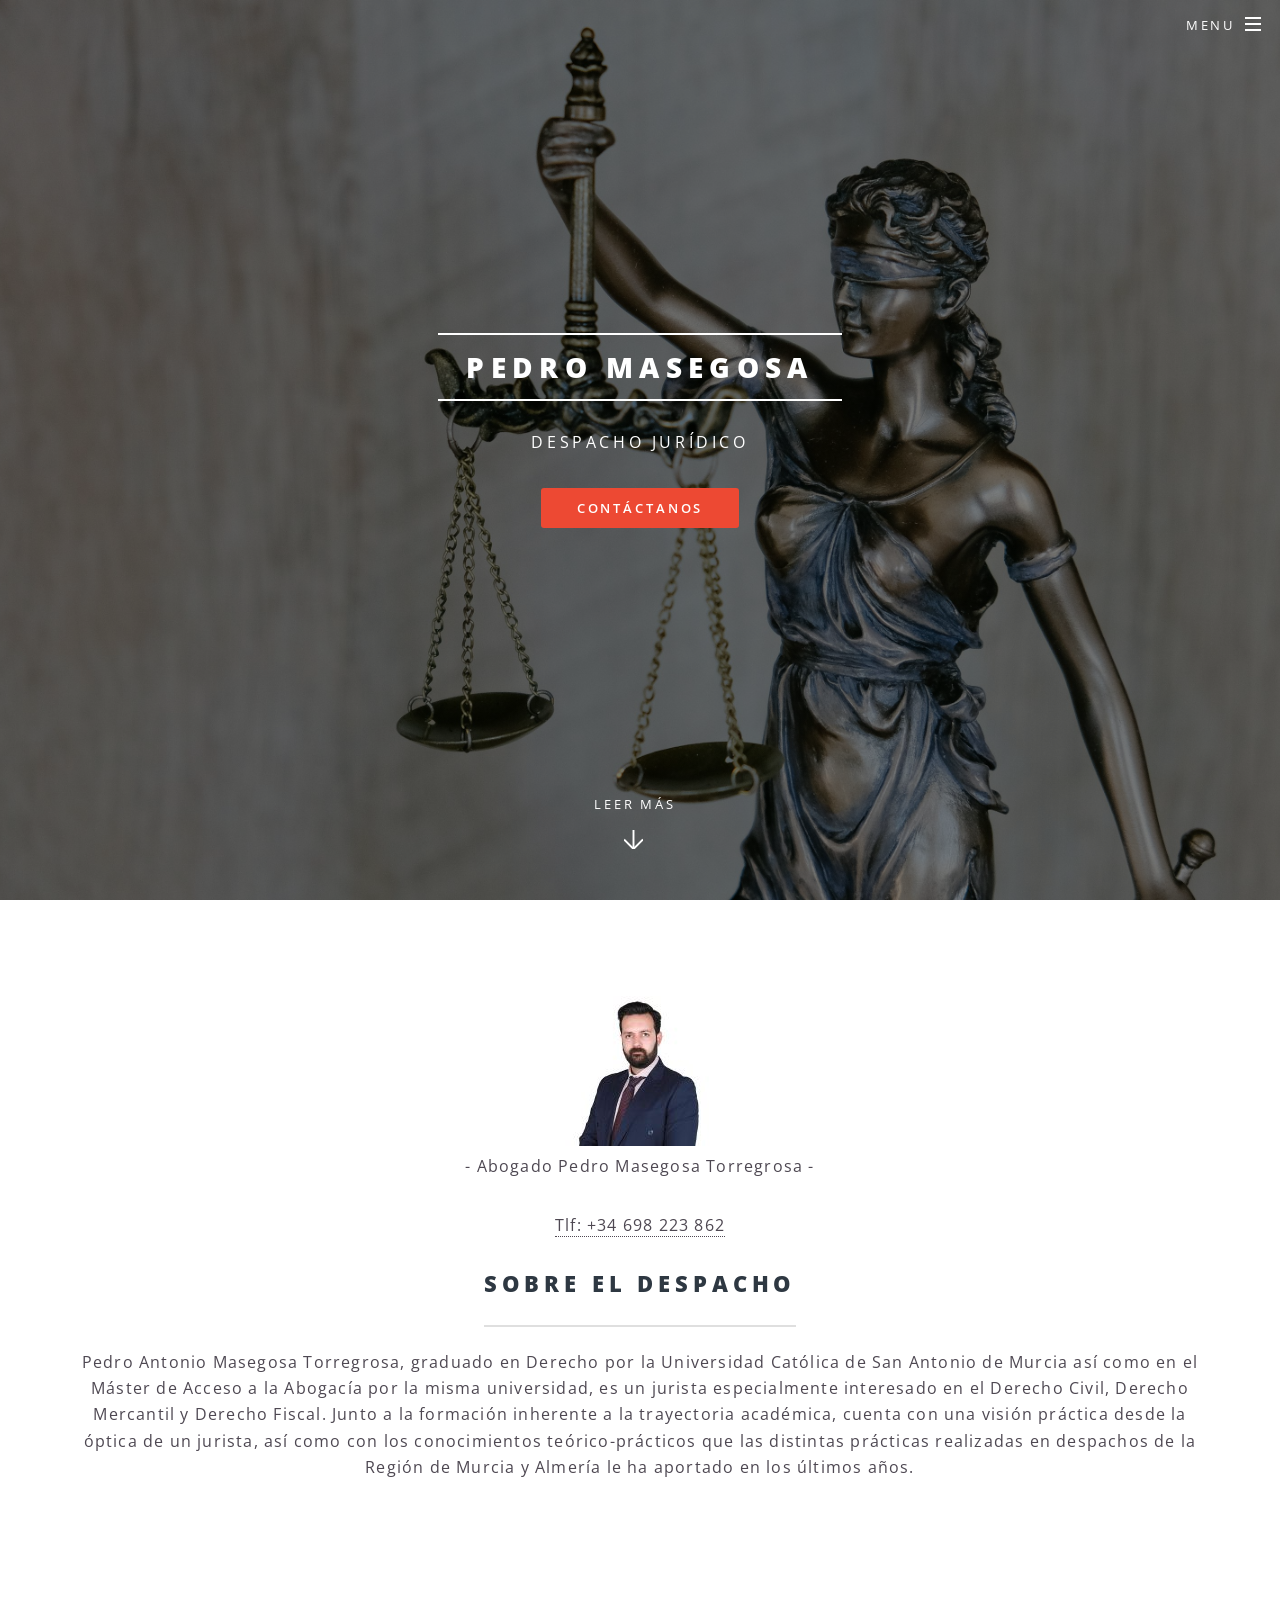
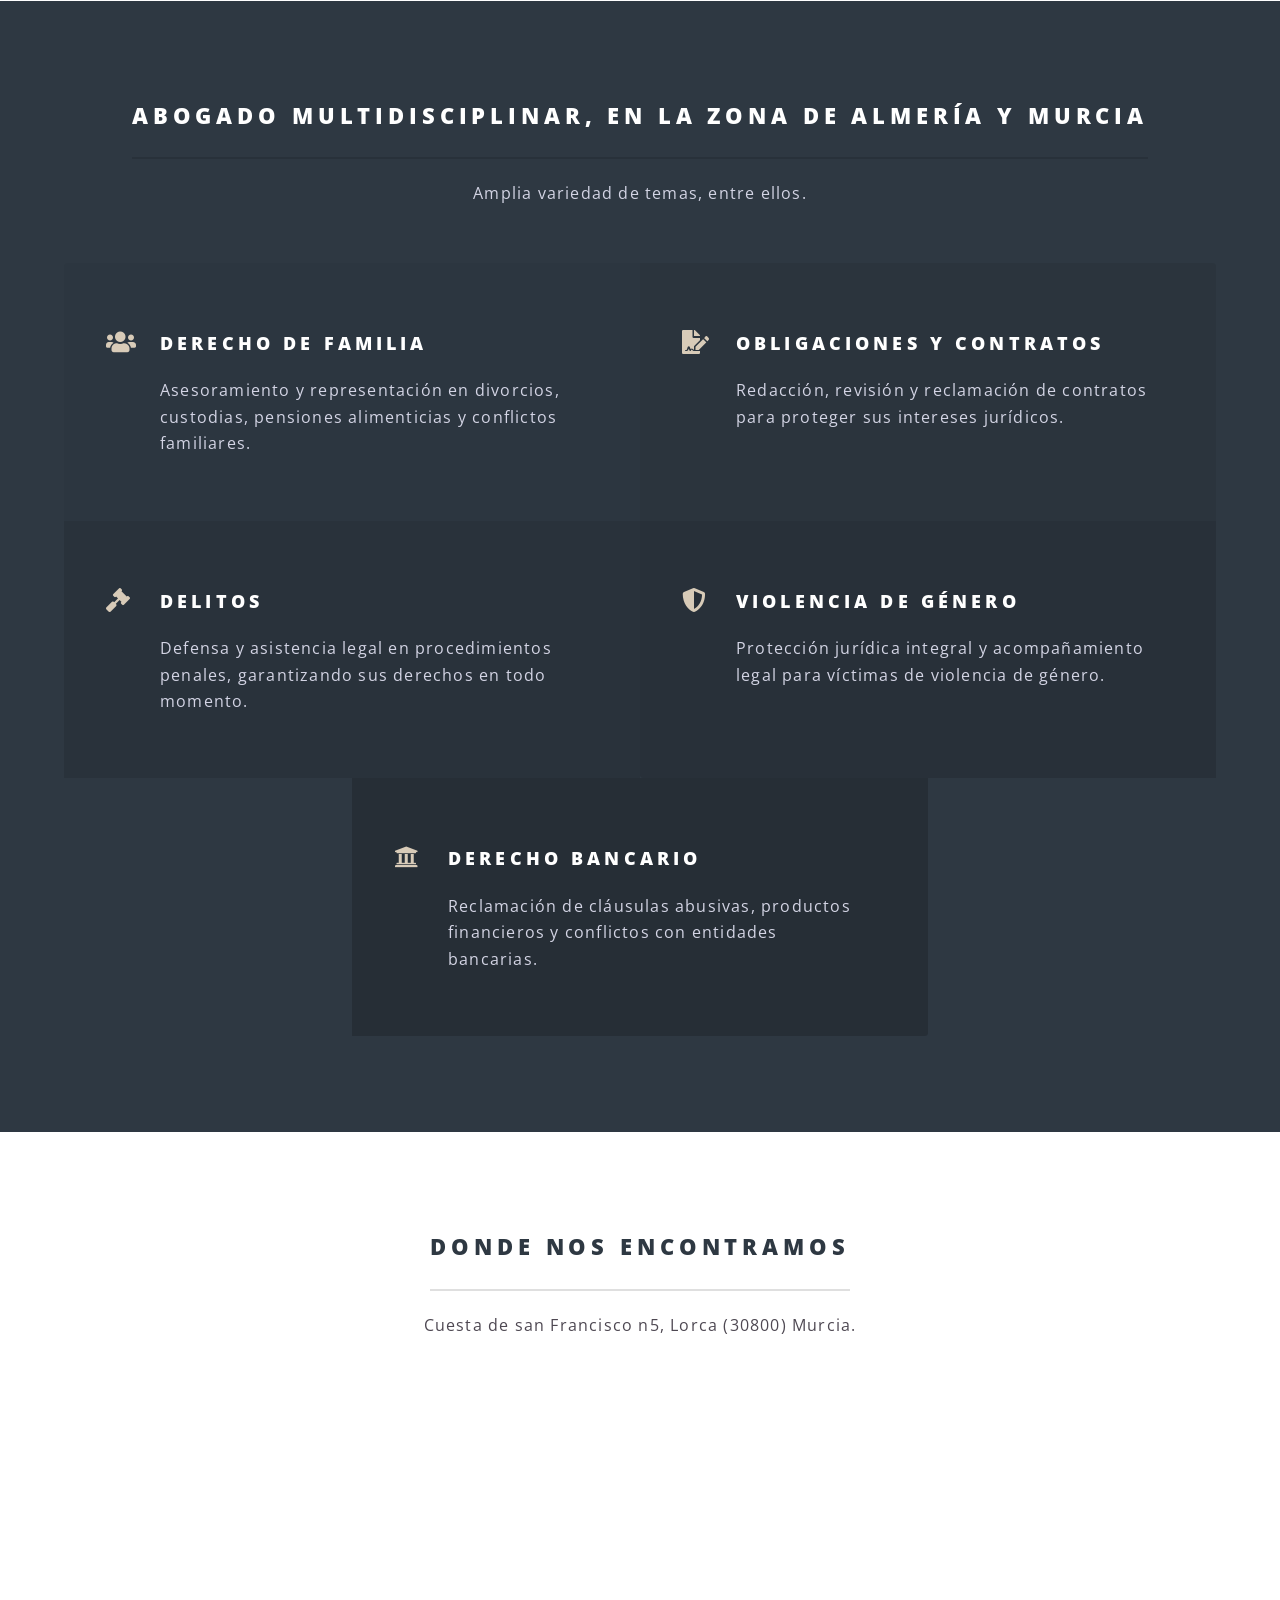
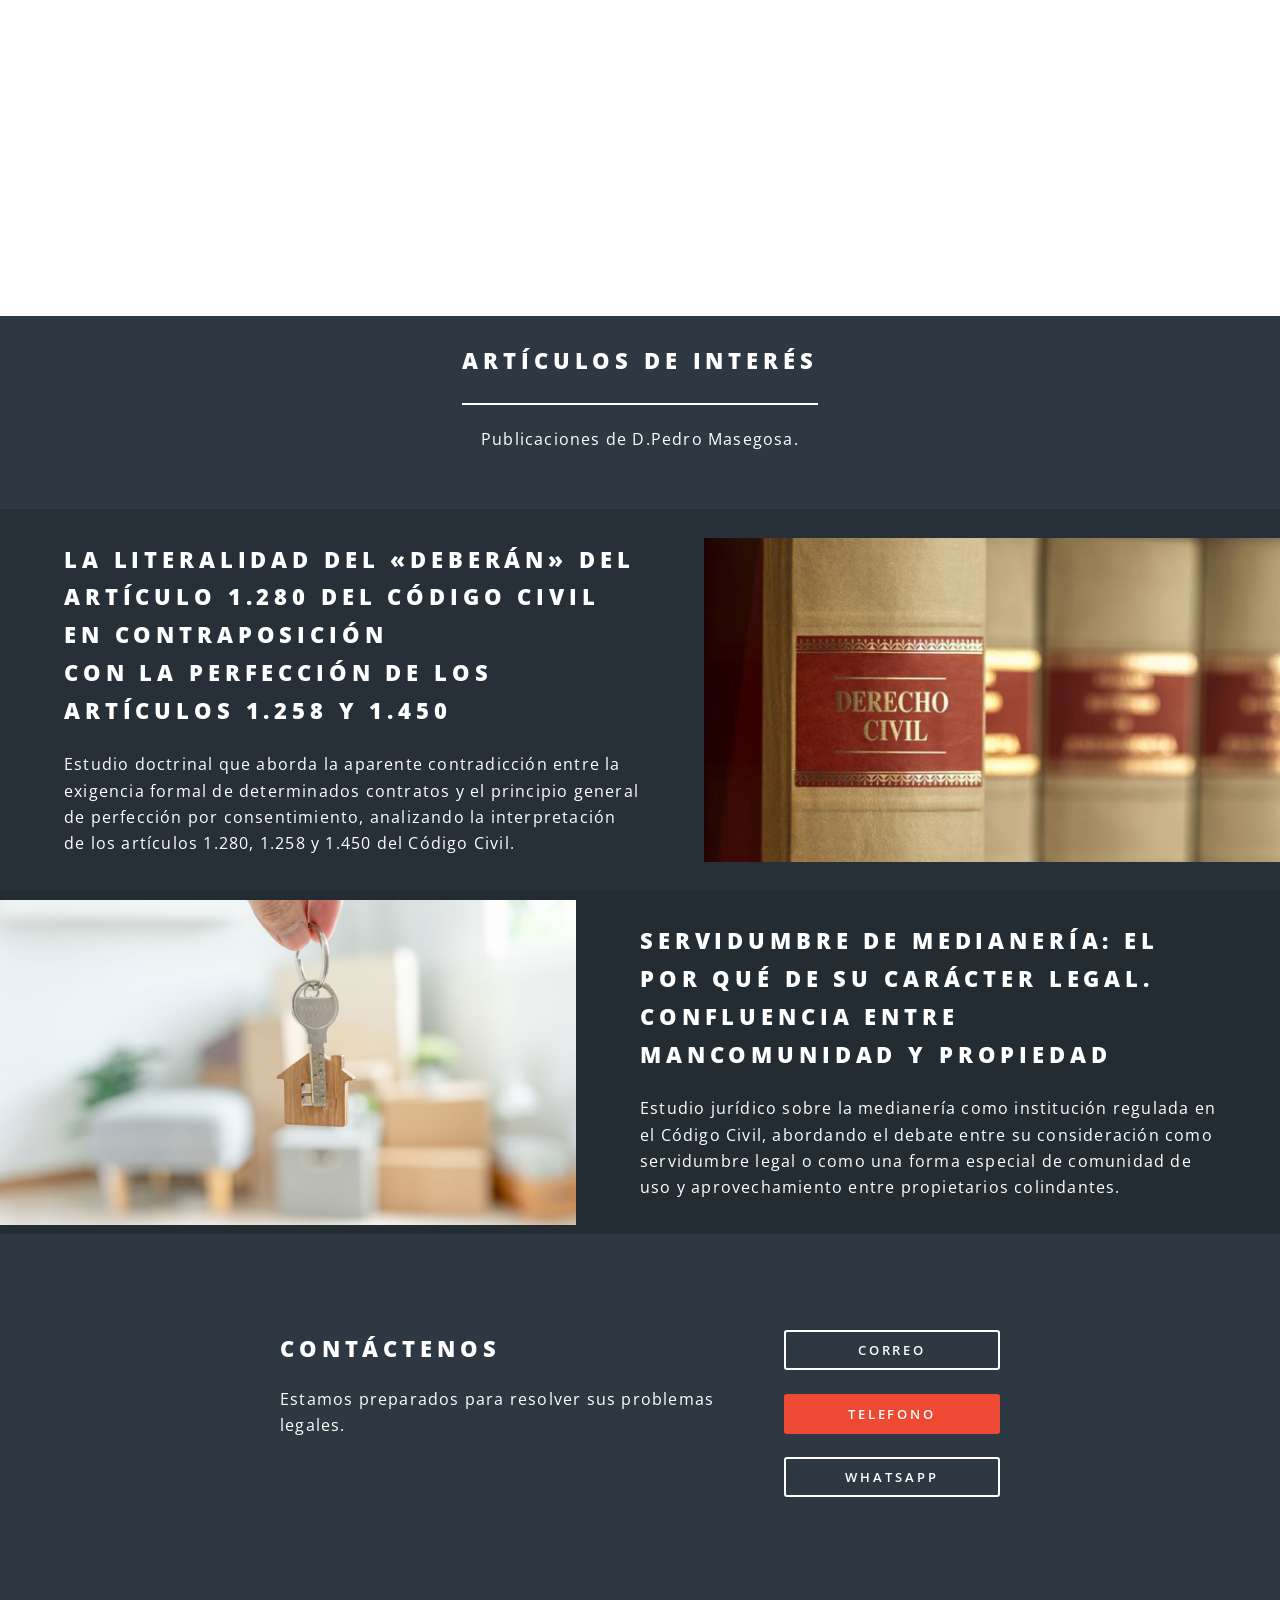
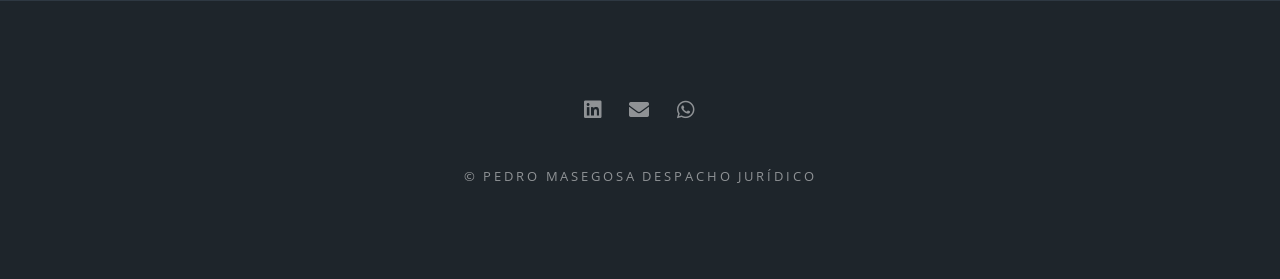
<file: WebPedroMasegosa/index.html>
<!DOCTYPE HTML>
<!--
	Spectral by HTML5 UP
	html5up.net | @ajlkn
	Free for personal and commercial use under the CCA 3.0 license (html5up.net/license)
-->
<html>

<head>
	<title>Pedro Masegosa Abogado</title>
	<meta charset="utf-8" />
	<meta name="viewport" content="width=device-width, initial-scale=1, user-scalable=no" />
	<link rel="stylesheet" href="assets/css/main.css" />
	<noscript>
		<link rel="stylesheet" href="assets/css/noscript.css" />
	</noscript>
</head>

<body class="landing is-preload">

	<!-- Page Wrapper -->
	<div id="page-wrapper">

		<!-- Header -->
		<header id="header" class="alt">
			<h1>
				<a href="index.html" class="logo">
					<img src="images/logo1.png" alt="Pedro Masegosa - Despacho Jurídico" />
				</a>
			</h1>
			<nav id="nav">
				<ul>
					<li class="special">
						<a href="#menu" class="menuToggle"><span>Menu</span></a>
						<div id="menu">
							<ul>
								<li><a href="index.html" class="scrolly">Inicio</a></li>
								<li><a href="#one" class="scrolly">Sobre el despacho</a></li>
								<li><a href="#three" class="scrolly">Servicios</a></li>
								<li><a href="#ubicacion" class="scrolly">Ubicación</a></li>
								<li><a href="#two" class="scrolly">Artículos</a></li>
								<li><a href="#cta" class="scrolly">Contacto</a></li>
							</ul>
						</div>
					</li>
				</ul>
			</nav>
		</header>

		<!-- Banner -->
		<section id="banner">
			<div class="inner">
				<h2>Pedro Masegosa</h2>
				<p>Despacho Jurídico</p>
				<ul class="actions special">
					<li><a href="#cta" class="button primary scrolly">Contáctanos</a></li>
				</ul>
			</div>
			<a href="#one" class="more scrolly">LEER MÁS</a>
		</section>

		<!-- One -->
		<section id="one" class="wrapper style5 special">
			<div class="inner">
				<div class="image"><img src="images/pedro.jpg" alt="" /></div>
				<p>- Abogado Pedro Masegosa Torregrosa -</p>
				<h8>
					<a href="tel:+34698223862">Tlf: +34 698 223 862</a>
				</h8>
			</div>
			<br>
			<div class="inner">
				<header class="major">
					<h2>Sobre el despacho</h2>
					<p>Pedro Antonio Masegosa Torregrosa, graduado en Derecho por la Universidad Católica de San Antonio
						de Murcia así como en el Máster de Acceso a la Abogacía por la misma universidad, es un jurista
						especialmente interesado en el Derecho Civil, Derecho Mercantil y Derecho Fiscal.
						Junto a la formación inherente a la trayectoria académica, cuenta con una visión práctica desde
						la óptica de un jurista, así como con los conocimientos teórico-prácticos que las distintas
						prácticas realizadas en despachos de la Región de Murcia y Almería le ha aportado en los últimos
						años.<br />
				</header>

			</div>

		</section>



		<!-- Three -->
		<section id="three" class="wrapper style3 special">
			<div class="inner">
				<header class="major">
					<h2>Abogado multidisciplinar, en la zona de Almería y Murcia</h2>
					<p>Amplia variedad de temas, entre ellos.</p>
				</header>
				<ul class="features">
					<li class="icon solid fa-users">
						<h3>Derecho de Familia</h3>
						<p>Asesoramiento y representación en divorcios, custodias, pensiones alimenticias y conflictos
							familiares.</p>
					</li>
					<li class="icon solid fa-file-signature">
						<h3>Obligaciones y contratos</h3>
						<p>Redacción, revisión y reclamación de contratos para proteger sus intereses jurídicos.</p>
					</li>
					<li class="icon solid fa-gavel">
						<h3>Delitos</h3>
						<p>Defensa y asistencia legal en procedimientos penales, garantizando sus derechos en todo
							momento.</p>
					</li>
					<li class="icon solid fa-shield-alt">
						<h3>Violencia de género</h3>
						<p>Protección jurídica integral y acompañamiento legal para víctimas de violencia de género.</p>
					</li>
					<li class="icon solid fa-university">
						<h3>Derecho Bancario</h3>
						<p>Reclamación de cláusulas abusivas, productos financieros y conflictos con entidades
							bancarias.</p>
					</li>

				</ul>
			</div>
		</section>

		<!-- Mapa -->
		<section id="ubicacion" class="wrapper style5 special">

			<div class="inner">
				<header class="major">
					<h2>Donde nos encontramos</h2>
					<p>Cuesta de san Francisco n5, Lorca (30800) Murcia.<br />
				</header>


				<iframe src="https://www.google.com/maps?q=Cuesta+de+San+Francisco+5,+30800+Lorca,+Murcia&output=embed"
					width="100%" height="450" style="border:0;" allowfullscreen="" loading="lazy"
					referrerpolicy="no-referrer-when-downgrade">
				</iframe>
			</div>

		</section>

		<!-- Two -->
		<section id="two" class="wrapper alt style2">
			<div class="inner">
				<br>
				<header class="major centrado">
					<h2>Artículos de interés</h2>
					<p>Publicaciones de D.Pedro Masegosa.<br /></p>
				</header>
			</div>
			<section class="spotlight">
				<div class="image"><a
						href="https://www.economistjurist.es/articulos-juridicos-destacados/la-literalidad-del-deberan-del-articulo-1-280-del-codigo-civil-en-contraposicion-con-la-perfeccion-de-los-articulos-1-258-y-1-450/"
						target="_blank" rel="noopener noreferrer">
						<img src="images/art1.png" alt="Artículo jurídico de Pedro Masegosa" />
					</a></div>
				<div class="content">
					<a href="https://www.economistjurist.es/articulos-juridicos-destacados/la-literalidad-del-deberan-del-articulo-1-280-del-codigo-civil-en-contraposicion-con-la-perfeccion-de-los-articulos-1-258-y-1-450/"
						target="_blank" rel="noopener noreferrer">
						<h2>La literalidad del «deberán» del artículo 1.280 del Código Civil en contraposición<br />
							con la perfección de los artículos 1.258 y 1.450<br />
						</h2>
						<p>Estudio doctrinal que aborda la aparente contradicción entre la exigencia formal de
							determinados contratos y el principio general de perfección por consentimiento, analizando
							la interpretación de los artículos 1.280, 1.258 y 1.450 del Código Civil.</p>
					</a>

				</div>
			</section>
			<section class="spotlight">
				<div class="image"><a
						href="https://www.legaltoday.com/practica-juridica/derecho-civil/civil/servidumbre-de-medianeria-el-por-que-de-su-caracter-legal-confluencia-entre-mancomunidad-y-propiedad-2023-03-24/"
						target="_blank" rel="noopener noreferrer">
						<img src="images/art2.jpg" alt="Artículo jurídico de Pedro Masegosa" />
					</a></div>
				<div class="content">
					<a href="https://www.legaltoday.com/practica-juridica/derecho-civil/civil/servidumbre-de-medianeria-el-por-que-de-su-caracter-legal-confluencia-entre-mancomunidad-y-propiedad-2023-03-24/"
						target="_blank" rel="noopener noreferrer">
						<h2>Servidumbre de medianería: el por qué de su carácter legal.<br />
							Confluencia entre mancomunidad y propiedad<br />
						</h2>
						<p>Estudio jurídico sobre la medianería como institución regulada en el Código Civil, abordando
							el debate entre su consideración como servidumbre legal o como una forma especial de
							comunidad de uso y aprovechamiento entre propietarios colindantes.</p>
					</a>

				</div>
			</section>

		</section>

		<!-- CTA -->
		<section id="cta" class="wrapper style4">
			<div class="inner">
				<header>
					<h2>Contáctenos</h2>
					<p>Estamos preparados para resolver sus problemas legales.</p>
				</header>
				<ul class="actions stacked">
					<li><a href="mailto:mailto:pedroo97mt@hotmail.com" class="button fit">Correo</a></li>
					<li><a href="tel:+34698223862" class="button fit primary">Telefono</a></li>
					<li><a href="https://wa.me/34698223862" class="button fit"><span class="label">WhatsApp</span></a>
					</li>
				</ul>
			</div>
		</section>

		<!-- Footer -->
		<footer id="footer">
			<ul class="icons">
				<li><a href="https://es.linkedin.com/in/pedro-antonio-masegosa-torregrosa-b6b642181"
						class="icon brands fa-linkedin"><span class="label">Twitter</span></a></li>
				<li><a href="mailto:mailto:pedroo97mt@hotmail.com" class="icon solid fa-envelope"><span
							class="label">Email</span></a></li>
				<li><a href="https://wa.me/34698223862" class="icon brands fa-whatsapp"><span
							class="label">WhatsApp</span></a></li>
			</ul>
			<ul class="copyright">
				<li>&copy; Pedro Masegosa Despacho Jurídico</li>

			</ul>
		</footer>

	</div>

	<!-- Scripts -->
	<script src="assets/js/jquery.min.js"></script>
	<script src="assets/js/jquery.scrollex.min.js"></script>
	<script src="assets/js/jquery.scrolly.min.js"></script>
	<script src="assets/js/browser.min.js"></script>
	<script src="assets/js/breakpoints.min.js"></script>
	<script src="assets/js/util.js"></script>
	<script src="assets/js/main.js"></script>

</body>

</html>
</file>
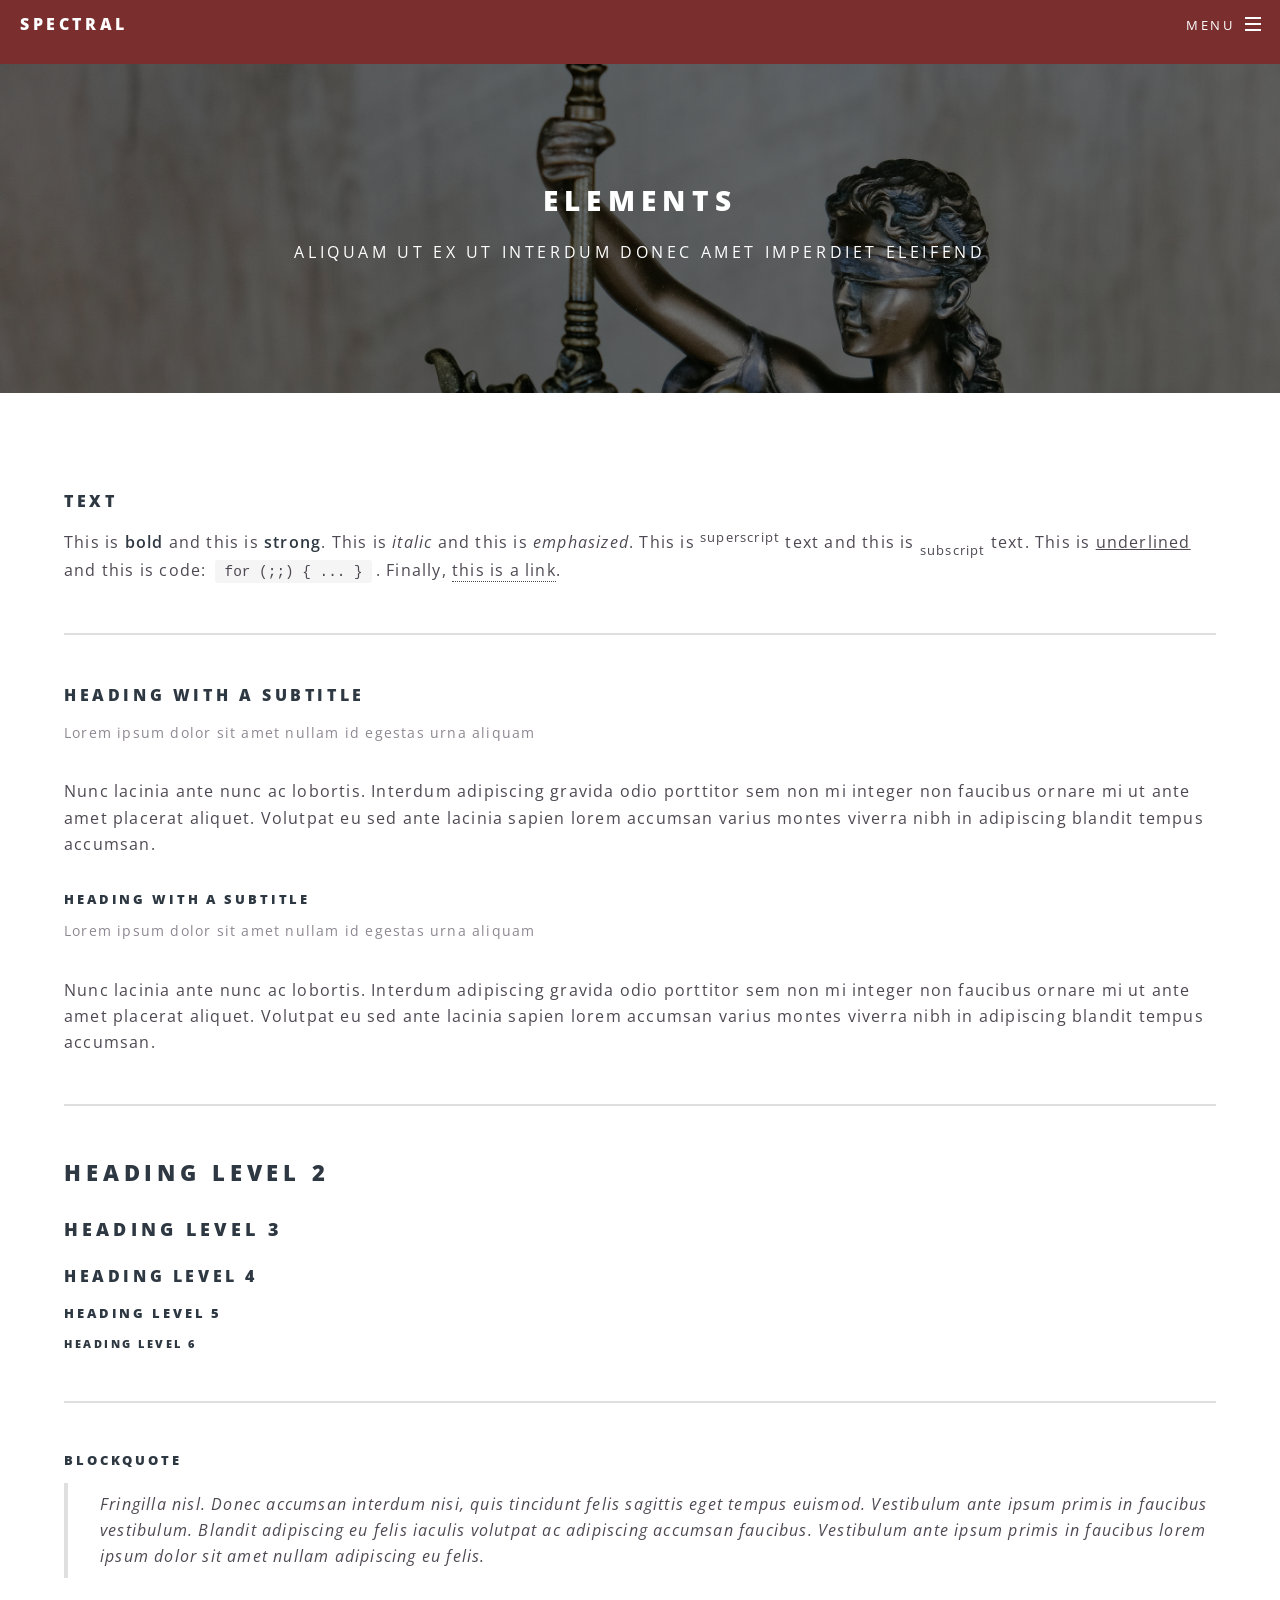
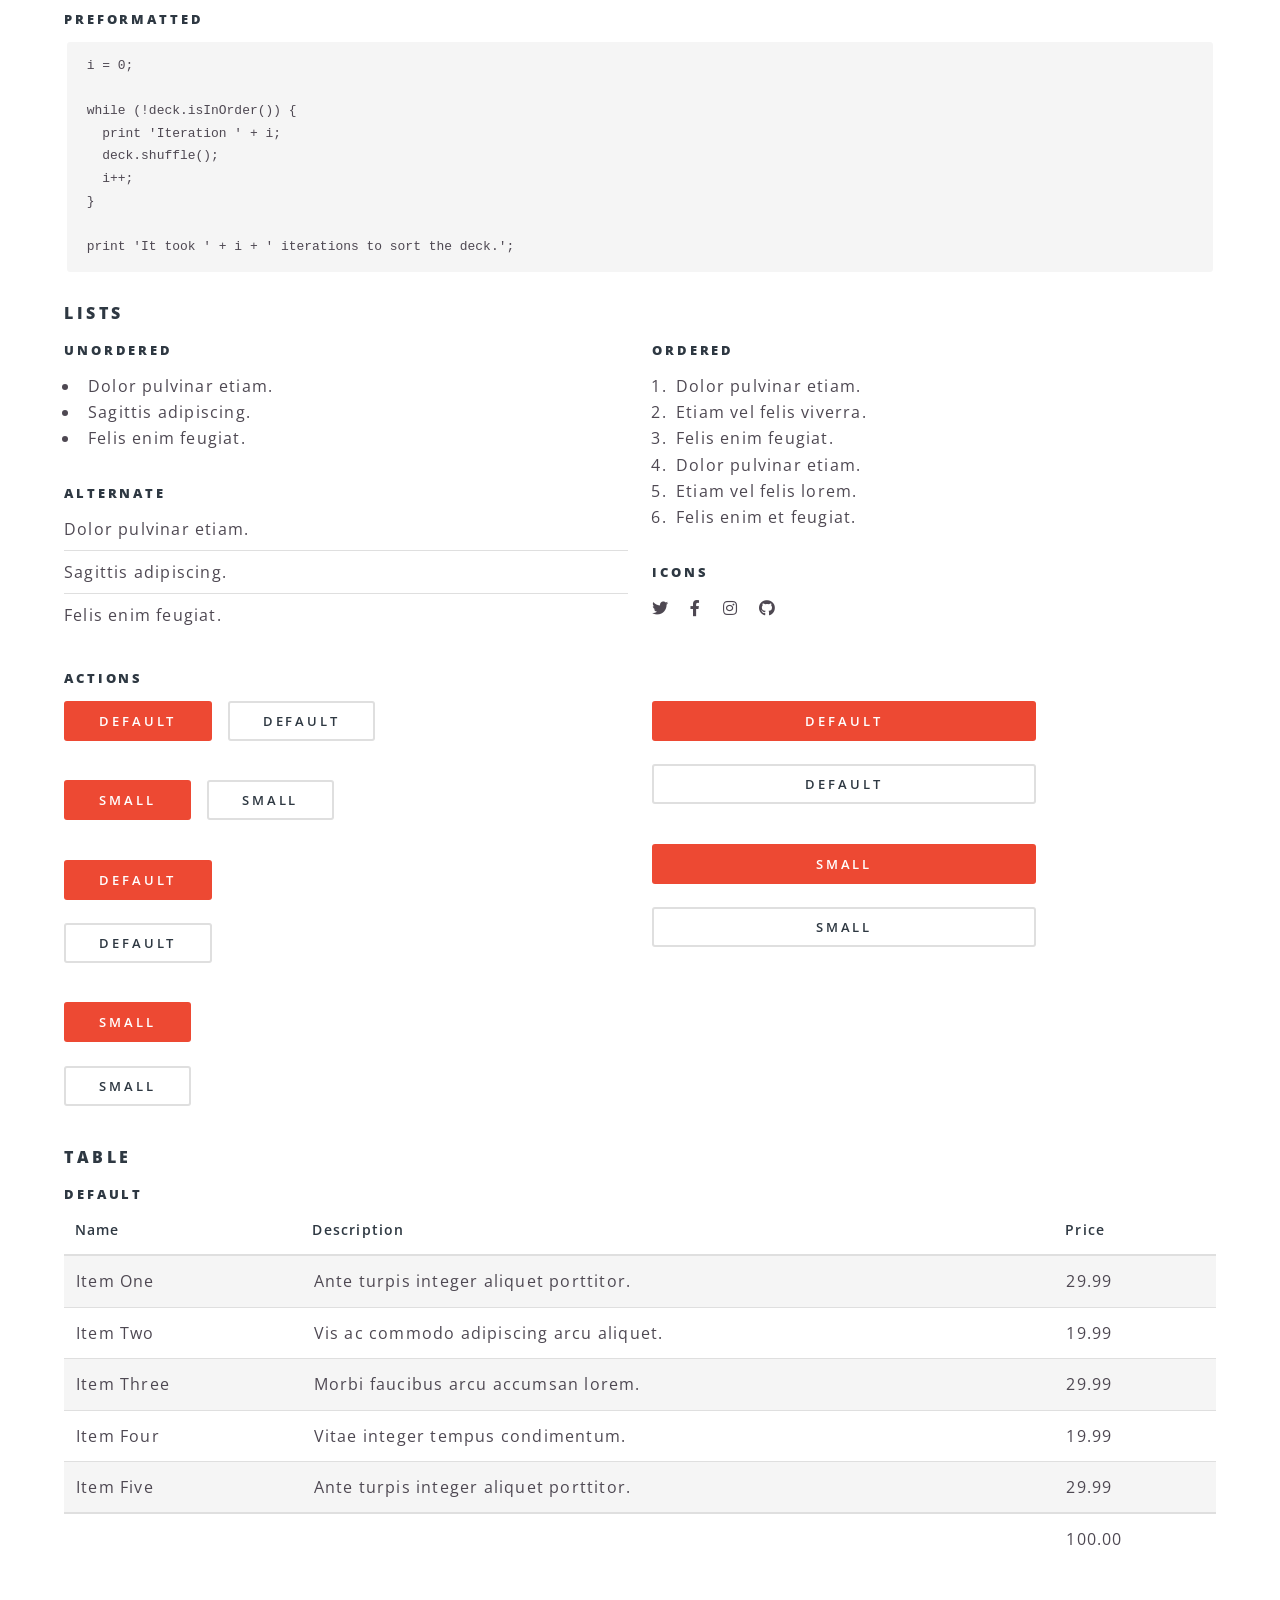
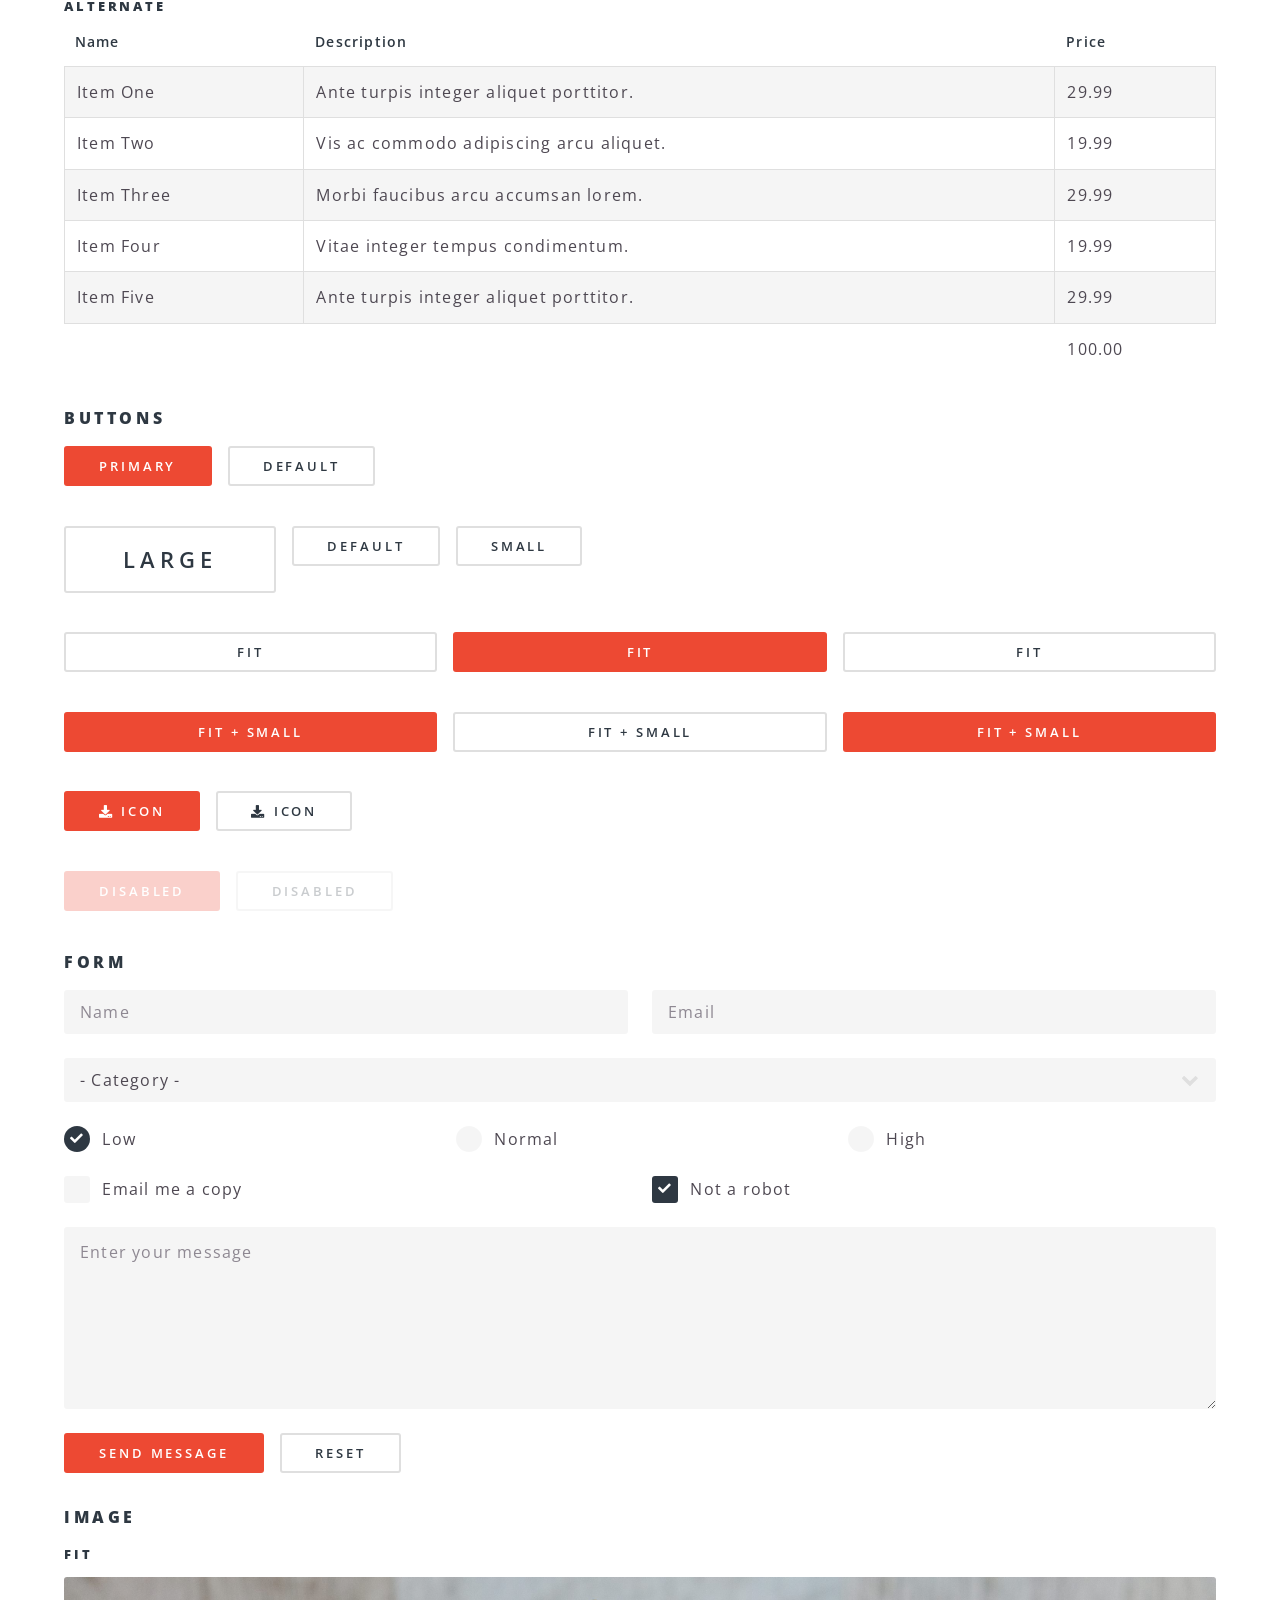
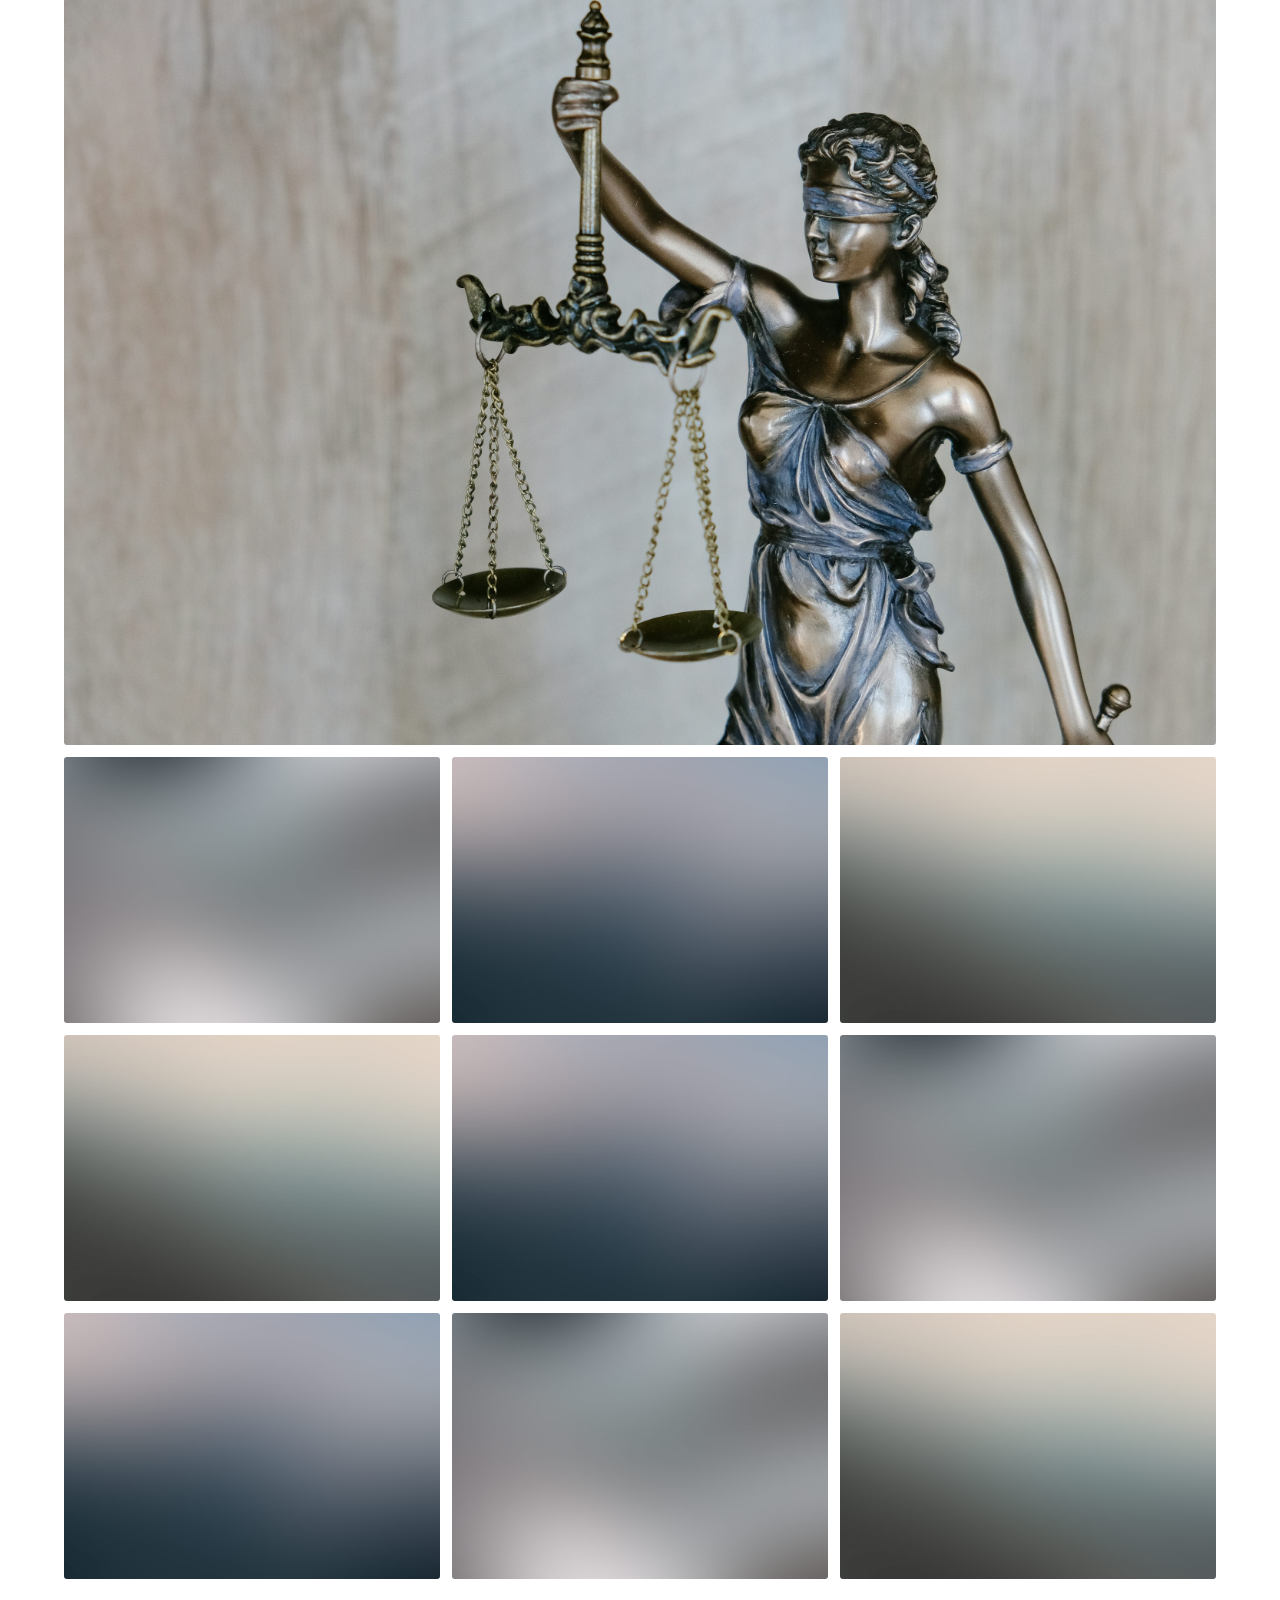
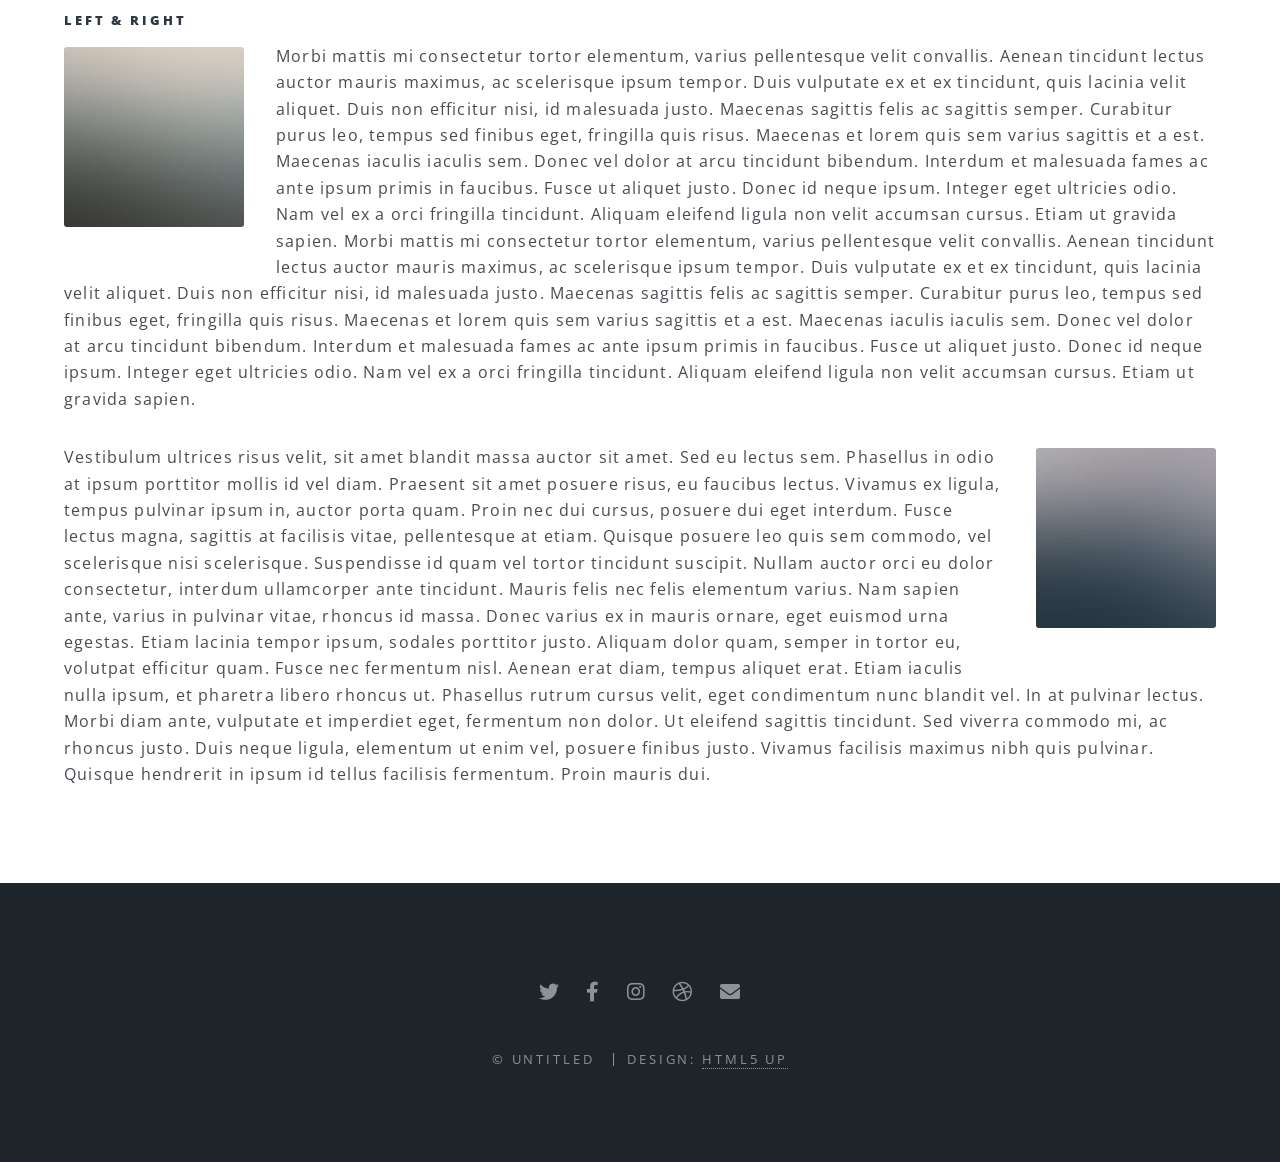
<file: WebPedroMasegosa/elements.html>
<!DOCTYPE HTML>
<!--
	Spectral by HTML5 UP
	html5up.net | @ajlkn
	Free for personal and commercial use under the CCA 3.0 license (html5up.net/license)
-->
<html>

<head>
	<title>Elements - Spectral by HTML5 UP</title>
	<meta charset="utf-8" />
	<meta name="viewport" content="width=device-width, initial-scale=1, user-scalable=no" />
	<link rel="stylesheet" href="assets/css/main.css" />
	<noscript>
		<link rel="stylesheet" href="assets/css/noscript.css" />
	</noscript>
</head>

<body class="is-preload">

	<!-- Page Wrapper -->
	<div id="page-wrapper">

		<!-- Header -->
		<header id="header">
			<h1><a href="index.html">Spectral</a></h1>
			<nav id="nav">
				<ul>
					<li class="special">
						<a href="#menu" class="menuToggle"><span>Menu</span></a>
						<div id="menu">
							<ul>
								<li><a href="index.html">Home</a></li>
								<li><a href="generic.html">Generic</a></li>
								<li><a href="elements.html">Elements</a></li>
								<li><a href="#">Sign Up</a></li>
								<li><a href="#">Log In</a></li>
							</ul>
						</div>
					</li>
				</ul>
			</nav>
		</header>

		<!-- Main -->
		<article id="main">
			<header>
				<h2>Elements</h2>
				<p>Aliquam ut ex ut interdum donec amet imperdiet eleifend</p>
			</header>
			<section class="wrapper style5">
				<div class="inner">

					<section>
						<h4>Text</h4>
						<p>This is <b>bold</b> and this is <strong>strong</strong>. This is <i>italic</i> and this is
							<em>emphasized</em>.
							This is <sup>superscript</sup> text and this is <sub>subscript</sub> text.
							This is <u>underlined</u> and this is code: <code>for (;;) { ... }</code>. Finally, <a
								href="#">this is a link</a>.</p>
						<hr />
						<header>
							<h4>Heading with a Subtitle</h4>
							<p>Lorem ipsum dolor sit amet nullam id egestas urna aliquam</p>
						</header>
						<p>Nunc lacinia ante nunc ac lobortis. Interdum adipiscing gravida odio porttitor sem non mi
							integer non faucibus ornare mi ut ante amet placerat aliquet. Volutpat eu sed ante lacinia
							sapien lorem accumsan varius montes viverra nibh in adipiscing blandit tempus accumsan.</p>
						<header>
							<h5>Heading with a Subtitle</h5>
							<p>Lorem ipsum dolor sit amet nullam id egestas urna aliquam</p>
						</header>
						<p>Nunc lacinia ante nunc ac lobortis. Interdum adipiscing gravida odio porttitor sem non mi
							integer non faucibus ornare mi ut ante amet placerat aliquet. Volutpat eu sed ante lacinia
							sapien lorem accumsan varius montes viverra nibh in adipiscing blandit tempus accumsan.</p>
						<hr />
						<h2>Heading Level 2</h2>
						<h3>Heading Level 3</h3>
						<h4>Heading Level 4</h4>
						<h5>Heading Level 5</h5>
						<h6>Heading Level 6</h6>
						<hr />
						<h5>Blockquote</h5>
						<blockquote>Fringilla nisl. Donec accumsan interdum nisi, quis tincidunt felis sagittis eget
							tempus euismod. Vestibulum ante ipsum primis in faucibus vestibulum. Blandit adipiscing eu
							felis iaculis volutpat ac adipiscing accumsan faucibus. Vestibulum ante ipsum primis in
							faucibus lorem ipsum dolor sit amet nullam adipiscing eu felis.</blockquote>
						<h5>Preformatted</h5>
						<pre><code>i = 0;

while (!deck.isInOrder()) {
  print 'Iteration ' + i;
  deck.shuffle();
  i++;
}

print 'It took ' + i + ' iterations to sort the deck.';</code></pre>
					</section>

					<section>
						<h4>Lists</h4>
						<div class="row">
							<div class="col-6 col-12-medium">
								<h5>Unordered</h5>
								<ul>
									<li>Dolor pulvinar etiam.</li>
									<li>Sagittis adipiscing.</li>
									<li>Felis enim feugiat.</li>
								</ul>
								<h5>Alternate</h5>
								<ul class="alt">
									<li>Dolor pulvinar etiam.</li>
									<li>Sagittis adipiscing.</li>
									<li>Felis enim feugiat.</li>
								</ul>
							</div>
							<div class="col-6 col-12-medium">
								<h5>Ordered</h5>
								<ol>
									<li>Dolor pulvinar etiam.</li>
									<li>Etiam vel felis viverra.</li>
									<li>Felis enim feugiat.</li>
									<li>Dolor pulvinar etiam.</li>
									<li>Etiam vel felis lorem.</li>
									<li>Felis enim et feugiat.</li>
								</ol>
								<h5>Icons</h5>
								<ul class="icons">
									<li><a href="#" class="icon brands fa-twitter"><span
												class="label">Twitter</span></a></li>
									<li><a href="#" class="icon brands fa-facebook-f"><span
												class="label">Facebook</span></a></li>
									<li><a href="#" class="icon brands fa-instagram"><span
												class="label">Instagram</span></a></li>
									<li><a href="#" class="icon brands fa-github"><span class="label">Github</span></a>
									</li>
								</ul>
							</div>
						</div>
						<h5>Actions</h5>
						<div class="row">
							<div class="col-6 col-12-medium">
								<ul class="actions">
									<li><a href="#" class="button primary">Default</a></li>
									<li><a href="#" class="button">Default</a></li>
								</ul>
								<ul class="actions small">
									<li><a href="#" class="button primary small">Small</a></li>
									<li><a href="#" class="button small">Small</a></li>
								</ul>
								<ul class="actions stacked">
									<li><a href="#" class="button primary">Default</a></li>
									<li><a href="#" class="button">Default</a></li>
								</ul>
								<ul class="actions stacked">
									<li><a href="#" class="button primary small">Small</a></li>
									<li><a href="#" class="button small">Small</a></li>
								</ul>
							</div>
							<div class="col-6 col-12-medium">
								<ul class="actions stacked">
									<li><a href="#" class="button primary fit">Default</a></li>
									<li><a href="#" class="button fit">Default</a></li>
								</ul>
								<ul class="actions stacked">
									<li><a href="#" class="button primary small fit">Small</a></li>
									<li><a href="#" class="button small fit">Small</a></li>
								</ul>
							</div>
						</div>
					</section>

					<section>
						<h4>Table</h4>
						<h5>Default</h5>
						<div class="table-wrapper">
							<table>
								<thead>
									<tr>
										<th>Name</th>
										<th>Description</th>
										<th>Price</th>
									</tr>
								</thead>
								<tbody>
									<tr>
										<td>Item One</td>
										<td>Ante turpis integer aliquet porttitor.</td>
										<td>29.99</td>
									</tr>
									<tr>
										<td>Item Two</td>
										<td>Vis ac commodo adipiscing arcu aliquet.</td>
										<td>19.99</td>
									</tr>
									<tr>
										<td>Item Three</td>
										<td> Morbi faucibus arcu accumsan lorem.</td>
										<td>29.99</td>
									</tr>
									<tr>
										<td>Item Four</td>
										<td>Vitae integer tempus condimentum.</td>
										<td>19.99</td>
									</tr>
									<tr>
										<td>Item Five</td>
										<td>Ante turpis integer aliquet porttitor.</td>
										<td>29.99</td>
									</tr>
								</tbody>
								<tfoot>
									<tr>
										<td colspan="2"></td>
										<td>100.00</td>
									</tr>
								</tfoot>
							</table>
						</div>

						<h5>Alternate</h5>
						<div class="table-wrapper">
							<table class="alt">
								<thead>
									<tr>
										<th>Name</th>
										<th>Description</th>
										<th>Price</th>
									</tr>
								</thead>
								<tbody>
									<tr>
										<td>Item One</td>
										<td>Ante turpis integer aliquet porttitor.</td>
										<td>29.99</td>
									</tr>
									<tr>
										<td>Item Two</td>
										<td>Vis ac commodo adipiscing arcu aliquet.</td>
										<td>19.99</td>
									</tr>
									<tr>
										<td>Item Three</td>
										<td> Morbi faucibus arcu accumsan lorem.</td>
										<td>29.99</td>
									</tr>
									<tr>
										<td>Item Four</td>
										<td>Vitae integer tempus condimentum.</td>
										<td>19.99</td>
									</tr>
									<tr>
										<td>Item Five</td>
										<td>Ante turpis integer aliquet porttitor.</td>
										<td>29.99</td>
									</tr>
								</tbody>
								<tfoot>
									<tr>
										<td colspan="2"></td>
										<td>100.00</td>
									</tr>
								</tfoot>
							</table>
						</div>
					</section>

					<section>
						<h4>Buttons</h4>
						<ul class="actions">
							<li><a href="#" class="button primary">Primary</a></li>
							<li><a href="#" class="button">Default</a></li>
						</ul>
						<ul class="actions">
							<li><a href="#" class="button large">Large</a></li>
							<li><a href="#" class="button">Default</a></li>
							<li><a href="#" class="button small">Small</a></li>
						</ul>
						<ul class="actions fit">
							<li><a href="#" class="button fit">Fit</a></li>
							<li><a href="#" class="button primary fit">Fit</a></li>
							<li><a href="#" class="button fit">Fit</a></li>
						</ul>
						<ul class="actions fit small">
							<li><a href="#" class="button primary fit small">Fit + Small</a></li>
							<li><a href="#" class="button fit small">Fit + Small</a></li>
							<li><a href="#" class="button primary fit small">Fit + Small</a></li>
						</ul>
						<ul class="actions">
							<li><a href="#" class="button primary icon solid fa-download">Icon</a></li>
							<li><a href="#" class="button icon solid fa-download">Icon</a></li>
						</ul>
						<ul class="actions">
							<li><span class="button primary disabled">Disabled</span></li>
							<li><span class="button disabled">Disabled</span></li>
						</ul>
					</section>

					<section>
						<h4>Form</h4>
						<form method="post" action="#">
							<div class="row gtr-uniform">
								<div class="col-6 col-12-xsmall">
									<input type="text" name="demo-name" id="demo-name" value="" placeholder="Name" />
								</div>
								<div class="col-6 col-12-xsmall">
									<input type="email" name="demo-email" id="demo-email" value=""
										placeholder="Email" />
								</div>
								<div class="col-12">
									<select name="demo-category" id="demo-category">
										<option value="">- Category -</option>
										<option value="1">Manufacturing</option>
										<option value="1">Shipping</option>
										<option value="1">Administration</option>
										<option value="1">Human Resources</option>
									</select>
								</div>
								<div class="col-4 col-12-small">
									<input type="radio" id="demo-priority-low" name="demo-priority" checked>
									<label for="demo-priority-low">Low</label>
								</div>
								<div class="col-4 col-12-small">
									<input type="radio" id="demo-priority-normal" name="demo-priority">
									<label for="demo-priority-normal">Normal</label>
								</div>
								<div class="col-4 col-12-small">
									<input type="radio" id="demo-priority-high" name="demo-priority">
									<label for="demo-priority-high">High</label>
								</div>
								<div class="col-6 col-12-small">
									<input type="checkbox" id="demo-copy" name="demo-copy">
									<label for="demo-copy">Email me a copy</label>
								</div>
								<div class="col-6 col-12-small">
									<input type="checkbox" id="demo-human" name="demo-human" checked>
									<label for="demo-human">Not a robot</label>
								</div>
								<div class="col-12">
									<textarea name="demo-message" id="demo-message" placeholder="Enter your message"
										rows="6"></textarea>
								</div>
								<div class="col-12">
									<ul class="actions">
										<li><input type="submit" value="Send Message" class="primary" /></li>
										<li><input type="reset" value="Reset" /></li>
									</ul>
								</div>
							</div>
						</form>
					</section>

					<section>
						<h4>Image</h4>
						<h5>Fit</h5>
						<div class="box alt">
							<div class="row gtr-50 gtr-uniform">
								<div class="col-12"><span class="image fit"><img src="images/banner.jpg"
											alt="" /></span></div>
								<div class="col-4"><span class="image fit"><img src="images/pic01.jpg" alt="" /></span>
								</div>
								<div class="col-4"><span class="image fit"><img src="images/pic02.jpg" alt="" /></span>
								</div>
								<div class="col-4"><span class="image fit"><img src="images/pic03.jpg" alt="" /></span>
								</div>
								<div class="col-4"><span class="image fit"><img src="images/pic03.jpg" alt="" /></span>
								</div>
								<div class="col-4"><span class="image fit"><img src="images/pic02.jpg" alt="" /></span>
								</div>
								<div class="col-4"><span class="image fit"><img src="images/pic01.jpg" alt="" /></span>
								</div>
								<div class="col-4"><span class="image fit"><img src="images/pic02.jpg" alt="" /></span>
								</div>
								<div class="col-4"><span class="image fit"><img src="images/pic01.jpg" alt="" /></span>
								</div>
								<div class="col-4"><span class="image fit"><img src="images/pic03.jpg" alt="" /></span>
								</div>
							</div>
						</div>
						<h5>Left &amp; Right</h5>
						<p><span class="image left"><img src="images/pic04.jpg" alt="" /></span>Morbi mattis mi
							consectetur tortor elementum, varius pellentesque velit convallis. Aenean tincidunt lectus
							auctor mauris maximus, ac scelerisque ipsum tempor. Duis vulputate ex et ex tincidunt, quis
							lacinia velit aliquet. Duis non efficitur nisi, id malesuada justo. Maecenas sagittis felis
							ac sagittis semper. Curabitur purus leo, tempus sed finibus eget, fringilla quis risus.
							Maecenas et lorem quis sem varius sagittis et a est. Maecenas iaculis iaculis sem. Donec vel
							dolor at arcu tincidunt bibendum. Interdum et malesuada fames ac ante ipsum primis in
							faucibus. Fusce ut aliquet justo. Donec id neque ipsum. Integer eget ultricies odio. Nam vel
							ex a orci fringilla tincidunt. Aliquam eleifend ligula non velit accumsan cursus. Etiam ut
							gravida sapien. Morbi mattis mi consectetur tortor elementum, varius pellentesque velit
							convallis. Aenean tincidunt lectus auctor mauris maximus, ac scelerisque ipsum tempor. Duis
							vulputate ex et ex tincidunt, quis lacinia velit aliquet. Duis non efficitur nisi, id
							malesuada justo. Maecenas sagittis felis ac sagittis semper. Curabitur purus leo, tempus sed
							finibus eget, fringilla quis risus. Maecenas et lorem quis sem varius sagittis et a est.
							Maecenas iaculis iaculis sem. Donec vel dolor at arcu tincidunt bibendum. Interdum et
							malesuada fames ac ante ipsum primis in faucibus. Fusce ut aliquet justo. Donec id neque
							ipsum. Integer eget ultricies odio. Nam vel ex a orci fringilla tincidunt. Aliquam eleifend
							ligula non velit accumsan cursus. Etiam ut gravida sapien.</p>
						<p><span class="image right"><img src="images/pic05.jpg" alt="" /></span>Vestibulum ultrices
							risus velit, sit amet blandit massa auctor sit amet. Sed eu lectus sem. Phasellus in odio at
							ipsum porttitor mollis id vel diam. Praesent sit amet posuere risus, eu faucibus lectus.
							Vivamus ex ligula, tempus pulvinar ipsum in, auctor porta quam. Proin nec dui cursus,
							posuere dui eget interdum. Fusce lectus magna, sagittis at facilisis vitae, pellentesque at
							etiam. Quisque posuere leo quis sem commodo, vel scelerisque nisi scelerisque. Suspendisse
							id quam vel tortor tincidunt suscipit. Nullam auctor orci eu dolor consectetur, interdum
							ullamcorper ante tincidunt. Mauris felis nec felis elementum varius. Nam sapien ante, varius
							in pulvinar vitae, rhoncus id massa. Donec varius ex in mauris ornare, eget euismod urna
							egestas. Etiam lacinia tempor ipsum, sodales porttitor justo. Aliquam dolor quam, semper in
							tortor eu, volutpat efficitur quam. Fusce nec fermentum nisl. Aenean erat diam, tempus
							aliquet erat. Etiam iaculis nulla ipsum, et pharetra libero rhoncus ut. Phasellus rutrum
							cursus velit, eget condimentum nunc blandit vel. In at pulvinar lectus. Morbi diam ante,
							vulputate et imperdiet eget, fermentum non dolor. Ut eleifend sagittis tincidunt. Sed
							viverra commodo mi, ac rhoncus justo. Duis neque ligula, elementum ut enim vel, posuere
							finibus justo. Vivamus facilisis maximus nibh quis pulvinar. Quisque hendrerit in ipsum id
							tellus facilisis fermentum. Proin mauris dui.</p>
					</section>

				</div>
			</section>
		</article>

		<!-- Footer -->
		<footer id="footer">
			<ul class="icons">
				<li><a href="#" class="icon brands fa-twitter"><span class="label">Twitter</span></a></li>
				<li><a href="#" class="icon brands fa-facebook-f"><span class="label">Facebook</span></a></li>
				<li><a href="#" class="icon brands fa-instagram"><span class="label">Instagram</span></a></li>
				<li><a href="#" class="icon brands fa-dribbble"><span class="label">Dribbble</span></a></li>
				<li><a href="#" class="icon solid fa-envelope"><span class="label">Email</span></a></li>
			</ul>
			<ul class="copyright">
				<li>&copy; Untitled</li>
				<li>Design: <a href="http://html5up.net">HTML5 UP</a></li>
			</ul>
		</footer>

	</div>

	<!-- Scripts -->
	<script src="assets/js/jquery.min.js"></script>
	<script src="assets/js/jquery.scrollex.min.js"></script>
	<script src="assets/js/jquery.scrolly.min.js"></script>
	<script src="assets/js/browser.min.js"></script>
	<script src="assets/js/breakpoints.min.js"></script>
	<script src="assets/js/util.js"></script>
	<script src="assets/js/main.js"></script>

</body>

</html>
</file>
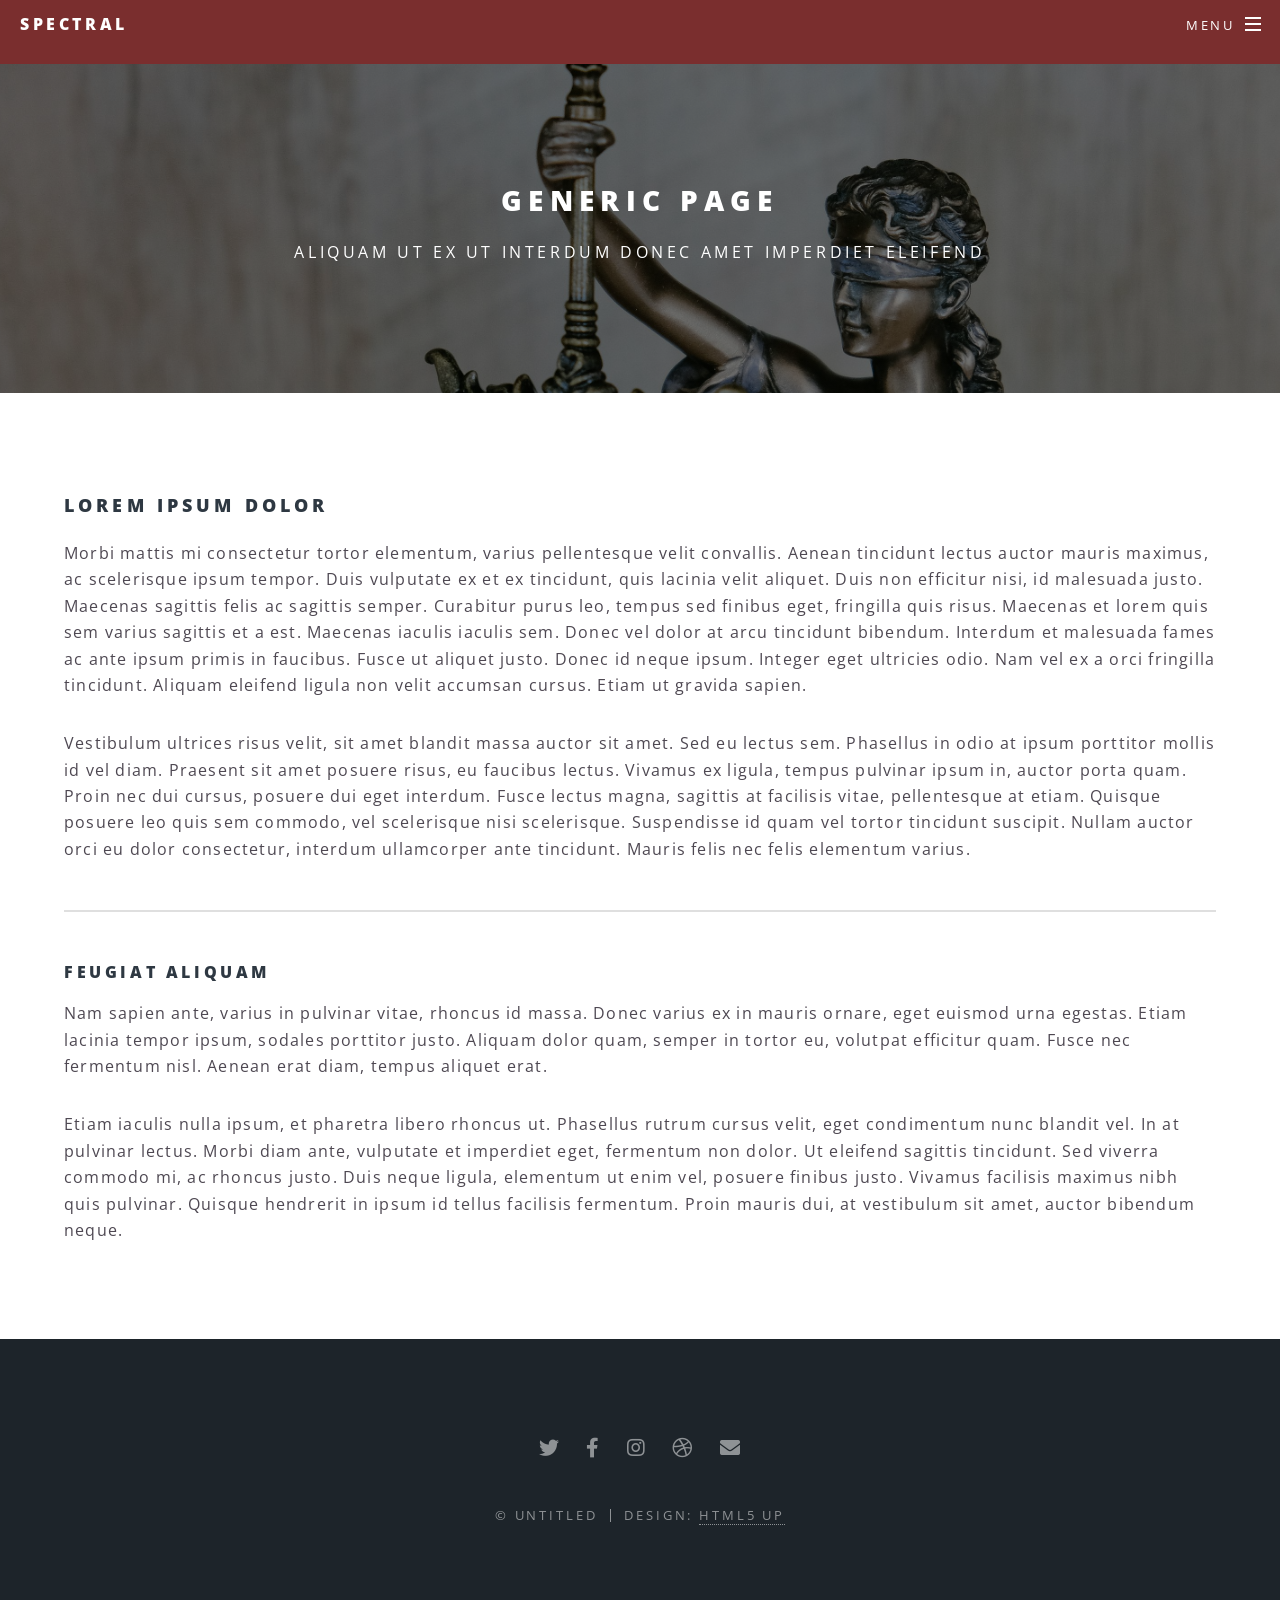
<file: WebPedroMasegosa/generic.html>
<!DOCTYPE HTML>
<!--
	Spectral by HTML5 UP
	html5up.net | @ajlkn
	Free for personal and commercial use under the CCA 3.0 license (html5up.net/license)
-->
<html>
	<head>
		<title>Generic - Spectral by HTML5 UP</title>
		<meta charset="utf-8" />
		<meta name="viewport" content="width=device-width, initial-scale=1, user-scalable=no" />
		<link rel="stylesheet" href="assets/css/main.css" />
		<noscript><link rel="stylesheet" href="assets/css/noscript.css" /></noscript>
	</head>
	<body class="is-preload">

		<!-- Page Wrapper -->
			<div id="page-wrapper">

				<!-- Header -->
					<header id="header">
						<h1><a href="index.html">Spectral</a></h1>
						<nav id="nav">
							<ul>
								<li class="special">
									<a href="#menu" class="menuToggle"><span>Menu</span></a>
									<div id="menu">
										<ul>
											<li><a href="index.html">Home</a></li>
											<li><a href="generic.html">Generic</a></li>
											<li><a href="elements.html">Elements</a></li>
											<li><a href="#">Sign Up</a></li>
											<li><a href="#">Log In</a></li>
										</ul>
									</div>
								</li>
							</ul>
						</nav>
					</header>

				<!-- Main -->
					<article id="main">
						<header>
							<h2>Generic Page</h2>
							<p>Aliquam ut ex ut interdum donec amet imperdiet eleifend</p>
						</header>
						<section class="wrapper style5">
							<div class="inner">

								<h3>Lorem ipsum dolor</h3>
								<p>Morbi mattis mi consectetur tortor elementum, varius pellentesque velit convallis. Aenean tincidunt lectus auctor mauris maximus, ac scelerisque ipsum tempor. Duis vulputate ex et ex tincidunt, quis lacinia velit aliquet. Duis non efficitur nisi, id malesuada justo. Maecenas sagittis felis ac sagittis semper. Curabitur purus leo, tempus sed finibus eget, fringilla quis risus. Maecenas et lorem quis sem varius sagittis et a est. Maecenas iaculis iaculis sem. Donec vel dolor at arcu tincidunt bibendum. Interdum et malesuada fames ac ante ipsum primis in faucibus. Fusce ut aliquet justo. Donec id neque ipsum. Integer eget ultricies odio. Nam vel ex a orci fringilla tincidunt. Aliquam eleifend ligula non velit accumsan cursus. Etiam ut gravida sapien.</p>

								<p>Vestibulum ultrices risus velit, sit amet blandit massa auctor sit amet. Sed eu lectus sem. Phasellus in odio at ipsum porttitor mollis id vel diam. Praesent sit amet posuere risus, eu faucibus lectus. Vivamus ex ligula, tempus pulvinar ipsum in, auctor porta quam. Proin nec dui cursus, posuere dui eget interdum. Fusce lectus magna, sagittis at facilisis vitae, pellentesque at etiam. Quisque posuere leo quis sem commodo, vel scelerisque nisi scelerisque. Suspendisse id quam vel tortor tincidunt suscipit. Nullam auctor orci eu dolor consectetur, interdum ullamcorper ante tincidunt. Mauris felis nec felis elementum varius.</p>

								<hr />

								<h4>Feugiat aliquam</h4>
								<p>Nam sapien ante, varius in pulvinar vitae, rhoncus id massa. Donec varius ex in mauris ornare, eget euismod urna egestas. Etiam lacinia tempor ipsum, sodales porttitor justo. Aliquam dolor quam, semper in tortor eu, volutpat efficitur quam. Fusce nec fermentum nisl. Aenean erat diam, tempus aliquet erat.</p>

								<p>Etiam iaculis nulla ipsum, et pharetra libero rhoncus ut. Phasellus rutrum cursus velit, eget condimentum nunc blandit vel. In at pulvinar lectus. Morbi diam ante, vulputate et imperdiet eget, fermentum non dolor. Ut eleifend sagittis tincidunt. Sed viverra commodo mi, ac rhoncus justo. Duis neque ligula, elementum ut enim vel, posuere finibus justo. Vivamus facilisis maximus nibh quis pulvinar. Quisque hendrerit in ipsum id tellus facilisis fermentum. Proin mauris dui, at vestibulum sit amet, auctor bibendum neque.</p>

							</div>
						</section>
					</article>

				<!-- Footer -->
					<footer id="footer">
						<ul class="icons">
							<li><a href="#" class="icon brands fa-twitter"><span class="label">Twitter</span></a></li>
							<li><a href="#" class="icon brands fa-facebook-f"><span class="label">Facebook</span></a></li>
							<li><a href="#" class="icon brands fa-instagram"><span class="label">Instagram</span></a></li>
							<li><a href="#" class="icon brands fa-dribbble"><span class="label">Dribbble</span></a></li>
							<li><a href="#" class="icon solid fa-envelope"><span class="label">Email</span></a></li>
						</ul>
						<ul class="copyright">
							<li>&copy; Untitled</li><li>Design: <a href="http://html5up.net">HTML5 UP</a></li>
						</ul>
					</footer>

			</div>

		<!-- Scripts -->
			<script src="assets/js/jquery.min.js"></script>
			<script src="assets/js/jquery.scrollex.min.js"></script>
			<script src="assets/js/jquery.scrolly.min.js"></script>
			<script src="assets/js/browser.min.js"></script>
			<script src="assets/js/breakpoints.min.js"></script>
			<script src="assets/js/util.js"></script>
			<script src="assets/js/main.js"></script>

	</body>
</html>
</file>
<file: WebPedroMasegosa/assets/css/noscript.css>
/*
	Spectral by HTML5 UP
	html5up.net | @ajlkn
	Free for personal and commercial use under the CCA 3.0 license (html5up.net/license)
*/

/* Banner */

	body.is-preload #banner h2 {
		-moz-transform: none;
		-webkit-transform: none;
		-ms-transform: none;
		transform: none;
		opacity: 1;
	}

		body.is-preload #banner h2:before, body.is-preload #banner h2:after {
			width: 100%;
		}

	body.is-preload #banner .more {
		-moz-transform: none;
		-webkit-transform: none;
		-ms-transform: none;
		transform: none;
		opacity: 1;
	}

	body.is-preload #banner:after {
		opacity: 0;
	}
</file>
<file: WebPedroMasegosa/assets/css/main.css>
@import url(fontawesome-all.min.css);
@import url("https://fonts.googleapis.com/css?family=Open+Sans:400,400italic,600,600italic,800,800italic");

/*
	Spectral by HTML5 UP
	html5up.net | @ajlkn
	Free for personal and commercial use under the CCA 3.0 license (html5up.net/license)
*/

html,
body,
div,
span,
applet,
object,
iframe,
h1,
h2,
h3,
h4,
h5,
h6,
p,
blockquote,
pre,
a,
abbr,
acronym,
address,
big,
cite,
code,
del,
dfn,
em,
img,
ins,
kbd,
q,
s,
samp,
small,
strike,
strong,
sub,
sup,
tt,
var,
b,
u,
i,
center,
dl,
dt,
dd,
ol,
ul,
li,
fieldset,
form,
label,
legend,
table,
caption,
tbody,
tfoot,
thead,
tr,
th,
td,
article,
aside,
canvas,
details,
embed,
figure,
figcaption,
footer,
header,
hgroup,
menu,
nav,
output,
ruby,
section,
summary,
time,
mark,
audio,
video {
	margin: 0;
	padding: 0;
	border: 0;
	font-size: 100%;
	font: inherit;
	vertical-align: baseline;
}

article,
aside,
details,
figcaption,
figure,
footer,
header,
hgroup,
menu,
nav,
section {
	display: block;
}

body {
	line-height: 1;
}

ol,
ul {
	list-style: none;
}

blockquote,
q {
	quotes: none;
}

blockquote:before,
blockquote:after,
q:before,
q:after {
	content: '';
	content: none;
}

table {
	border-collapse: collapse;
	border-spacing: 0;
}

body {
	-webkit-text-size-adjust: none;
}

mark {
	background-color: transparent;
	color: inherit;
}

input::-moz-focus-inner {
	border: 0;
	padding: 0;
}

input,
select,
textarea {
	-moz-appearance: none;
	-webkit-appearance: none;
	-ms-appearance: none;
	appearance: none;
}

/* Basic */

@-ms-viewport {
	width: device-width;
}

html {
	box-sizing: border-box;
}

*,
*:before,
*:after {
	box-sizing: inherit;
}

body {
	background: #2e3842;
}

body.is-preload *,
body.is-preload *:before,
body.is-preload *:after {
	-moz-animation: none !important;
	-webkit-animation: none !important;
	-ms-animation: none !important;
	animation: none !important;
	-moz-transition: none !important;
	-webkit-transition: none !important;
	-ms-transition: none !important;
	transition: none !important;
}

body,
input,
select,
textarea {
	color: #fff;
	font-family: "Open Sans", Helvetica, sans-serif;
	font-size: 15pt;
	font-weight: 400;
	letter-spacing: 0.075em;
	line-height: 1.65em;
}

@media screen and (max-width: 1680px) {

	body,
	input,
	select,
	textarea {
		font-size: 13pt;
	}

}

@media screen and (max-width: 1280px) {

	body,
	input,
	select,
	textarea {
		font-size: 12pt;
	}

}

@media screen and (max-width: 736px) {

	body,
	input,
	select,
	textarea {
		font-size: 11pt;
		letter-spacing: 0.0375em;
	}

}

a {
	-moz-transition: color 0.2s ease, border-bottom-color 0.2s ease;
	-webkit-transition: color 0.2s ease, border-bottom-color 0.2s ease;
	-ms-transition: color 0.2s ease, border-bottom-color 0.2s ease;
	transition: color 0.2s ease, border-bottom-color 0.2s ease;
	border-bottom: dotted 1px;
	color: inherit;
	text-decoration: none;
}

a:hover {
	border-bottom-color: transparent;
}

strong,
b {
	color: #fff;
	font-weight: 600;
}

em,
i {
	font-style: italic;
}

p {
	margin: 0 0 2em 0;
}

h1,
h2,
h3,
h4,
h5,
h6 {
	color: #fff;
	font-weight: 800;
	letter-spacing: 0.225em;
	line-height: 1em;
	margin: 0 0 1em 0;
	text-transform: uppercase;
}

h1 a,
h2 a,
h3 a,
h4 a,
h5 a,
h6 a {
	color: inherit;
	text-decoration: none;
}

h2 {
	font-size: 1.35em;
	line-height: 1.75em;
}

@media screen and (max-width: 736px) {

	h2 {
		font-size: 1.1em;
		line-height: 1.65em;
	}

}

h3 {
	font-size: 1.15em;
	line-height: 1.75em;
}

@media screen and (max-width: 736px) {

	h3 {
		font-size: 1em;
		line-height: 1.65em;
	}

}

h4 {
	font-size: 1em;
	line-height: 1.5em;
}

h5 {
	font-size: 0.8em;
	line-height: 1.5em;
}

h6 {
	font-size: 0.7em;
	line-height: 1.5em;
}

sub {
	font-size: 0.8em;
	position: relative;
	top: 0.5em;
}

sup {
	font-size: 0.8em;
	position: relative;
	top: -0.5em;
}

hr {
	border: 0;
	border-bottom: solid 2px #fff;
	margin: 3em 0;
}

hr.major {
	margin: 4.5em 0;
}

.centrado {
	text-align: center;
}

blockquote {
	border-left: solid 4px #fff;
	font-style: italic;
	margin: 0 0 2em 0;
	padding: 0.5em 0 0.5em 2em;
}

code {
	background: rgba(144, 144, 144, 0.25);
	border-radius: 3px;
	font-family: "Courier New", monospace;
	font-size: 0.9em;
	letter-spacing: 0;
	margin: 0 0.25em;
	padding: 0.25em 0.65em;
}

pre {
	-webkit-overflow-scrolling: touch;
	font-family: "Courier New", monospace;
	font-size: 0.9em;
	margin: 0 0 2em 0;
}

pre code {
	display: block;
	line-height: 1.75em;
	padding: 1em 1.5em;
	overflow-x: auto;
}

.align-left {
	text-align: left;
}

.align-center {
	text-align: center;
}

.align-right {
	text-align: right;
}

/* Row */

.row {
	display: flex;
	flex-wrap: wrap;
	box-sizing: border-box;
	align-items: stretch;
}

.row>* {
	box-sizing: border-box;
}

.row.gtr-uniform>*> :last-child {
	margin-bottom: 0;
}

.row.aln-left {
	justify-content: flex-start;
}

.row.aln-center {
	justify-content: center;
}

.row.aln-right {
	justify-content: flex-end;
}

.row.aln-top {
	align-items: flex-start;
}

.row.aln-middle {
	align-items: center;
}

.row.aln-bottom {
	align-items: flex-end;
}

.row>.imp {
	order: -1;
}

.row>.col-1 {
	width: 8.33333%;
}

.row>.off-1 {
	margin-left: 8.33333%;
}

.row>.col-2 {
	width: 16.66667%;
}

.row>.off-2 {
	margin-left: 16.66667%;
}

.row>.col-3 {
	width: 25%;
}

.row>.off-3 {
	margin-left: 25%;
}

.row>.col-4 {
	width: 33.33333%;
}

.row>.off-4 {
	margin-left: 33.33333%;
}

.row>.col-5 {
	width: 41.66667%;
}

.row>.off-5 {
	margin-left: 41.66667%;
}

.row>.col-6 {
	width: 50%;
}

.row>.off-6 {
	margin-left: 50%;
}

.row>.col-7 {
	width: 58.33333%;
}

.row>.off-7 {
	margin-left: 58.33333%;
}

.row>.col-8 {
	width: 66.66667%;
}

.row>.off-8 {
	margin-left: 66.66667%;
}

.row>.col-9 {
	width: 75%;
}

.row>.off-9 {
	margin-left: 75%;
}

.row>.col-10 {
	width: 83.33333%;
}

.row>.off-10 {
	margin-left: 83.33333%;
}

.row>.col-11 {
	width: 91.66667%;
}

.row>.off-11 {
	margin-left: 91.66667%;
}

.row>.col-12 {
	width: 100%;
}

.row>.off-12 {
	margin-left: 100%;
}

.row.gtr-0 {
	margin-top: 0;
	margin-left: 0em;
}

.row.gtr-0>* {
	padding: 0 0 0 0em;
}

.row.gtr-0.gtr-uniform {
	margin-top: 0em;
}

.row.gtr-0.gtr-uniform>* {
	padding-top: 0em;
}

.row.gtr-25 {
	margin-top: 0;
	margin-left: -0.375em;
}

.row.gtr-25>* {
	padding: 0 0 0 0.375em;
}

.row.gtr-25.gtr-uniform {
	margin-top: -0.375em;
}

.row.gtr-25.gtr-uniform>* {
	padding-top: 0.375em;
}

.row.gtr-50 {
	margin-top: 0;
	margin-left: -0.75em;
}

.row.gtr-50>* {
	padding: 0 0 0 0.75em;
}

.row.gtr-50.gtr-uniform {
	margin-top: -0.75em;
}

.row.gtr-50.gtr-uniform>* {
	padding-top: 0.75em;
}

.row {
	margin-top: 0;
	margin-left: -1.5em;
}

.row>* {
	padding: 0 0 0 1.5em;
}

.row.gtr-uniform {
	margin-top: -1.5em;
}

.row.gtr-uniform>* {
	padding-top: 1.5em;
}

.row.gtr-150 {
	margin-top: 0;
	margin-left: -2.25em;
}

.row.gtr-150>* {
	padding: 0 0 0 2.25em;
}

.row.gtr-150.gtr-uniform {
	margin-top: -2.25em;
}

.row.gtr-150.gtr-uniform>* {
	padding-top: 2.25em;
}

.row.gtr-200 {
	margin-top: 0;
	margin-left: -3em;
}

.row.gtr-200>* {
	padding: 0 0 0 3em;
}

.row.gtr-200.gtr-uniform {
	margin-top: -3em;
}

.row.gtr-200.gtr-uniform>* {
	padding-top: 3em;
}

@media screen and (max-width: 1680px) {

	.row {
		display: flex;
		flex-wrap: wrap;
		box-sizing: border-box;
		align-items: stretch;
	}

	.row>* {
		box-sizing: border-box;
	}

	.row.gtr-uniform>*> :last-child {
		margin-bottom: 0;
	}

	.row.aln-left {
		justify-content: flex-start;
	}

	.row.aln-center {
		justify-content: center;
	}

	.row.aln-right {
		justify-content: flex-end;
	}

	.row.aln-top {
		align-items: flex-start;
	}

	.row.aln-middle {
		align-items: center;
	}

	.row.aln-bottom {
		align-items: flex-end;
	}

	.row>.imp-xlarge {
		order: -1;
	}

	.row>.col-1-xlarge {
		width: 8.33333%;
	}

	.row>.off-1-xlarge {
		margin-left: 8.33333%;
	}

	.row>.col-2-xlarge {
		width: 16.66667%;
	}

	.row>.off-2-xlarge {
		margin-left: 16.66667%;
	}

	.row>.col-3-xlarge {
		width: 25%;
	}

	.row>.off-3-xlarge {
		margin-left: 25%;
	}

	.row>.col-4-xlarge {
		width: 33.33333%;
	}

	.row>.off-4-xlarge {
		margin-left: 33.33333%;
	}

	.row>.col-5-xlarge {
		width: 41.66667%;
	}

	.row>.off-5-xlarge {
		margin-left: 41.66667%;
	}

	.row>.col-6-xlarge {
		width: 50%;
	}

	.row>.off-6-xlarge {
		margin-left: 50%;
	}

	.row>.col-7-xlarge {
		width: 58.33333%;
	}

	.row>.off-7-xlarge {
		margin-left: 58.33333%;
	}

	.row>.col-8-xlarge {
		width: 66.66667%;
	}

	.row>.off-8-xlarge {
		margin-left: 66.66667%;
	}

	.row>.col-9-xlarge {
		width: 75%;
	}

	.row>.off-9-xlarge {
		margin-left: 75%;
	}

	.row>.col-10-xlarge {
		width: 83.33333%;
	}

	.row>.off-10-xlarge {
		margin-left: 83.33333%;
	}

	.row>.col-11-xlarge {
		width: 91.66667%;
	}

	.row>.off-11-xlarge {
		margin-left: 91.66667%;
	}

	.row>.col-12-xlarge {
		width: 100%;
	}

	.row>.off-12-xlarge {
		margin-left: 100%;
	}

	.row.gtr-0 {
		margin-top: 0;
		margin-left: 0em;
	}

	.row.gtr-0>* {
		padding: 0 0 0 0em;
	}

	.row.gtr-0.gtr-uniform {
		margin-top: 0em;
	}

	.row.gtr-0.gtr-uniform>* {
		padding-top: 0em;
	}

	.row.gtr-25 {
		margin-top: 0;
		margin-left: -0.375em;
	}

	.row.gtr-25>* {
		padding: 0 0 0 0.375em;
	}

	.row.gtr-25.gtr-uniform {
		margin-top: -0.375em;
	}

	.row.gtr-25.gtr-uniform>* {
		padding-top: 0.375em;
	}

	.row.gtr-50 {
		margin-top: 0;
		margin-left: -0.75em;
	}

	.row.gtr-50>* {
		padding: 0 0 0 0.75em;
	}

	.row.gtr-50.gtr-uniform {
		margin-top: -0.75em;
	}

	.row.gtr-50.gtr-uniform>* {
		padding-top: 0.75em;
	}

	.row {
		margin-top: 0;
		margin-left: -1.5em;
	}

	.row>* {
		padding: 0 0 0 1.5em;
	}

	.row.gtr-uniform {
		margin-top: -1.5em;
	}

	.row.gtr-uniform>* {
		padding-top: 1.5em;
	}

	.row.gtr-150 {
		margin-top: 0;
		margin-left: -2.25em;
	}

	.row.gtr-150>* {
		padding: 0 0 0 2.25em;
	}

	.row.gtr-150.gtr-uniform {
		margin-top: -2.25em;
	}

	.row.gtr-150.gtr-uniform>* {
		padding-top: 2.25em;
	}

	.row.gtr-200 {
		margin-top: 0;
		margin-left: -3em;
	}

	.row.gtr-200>* {
		padding: 0 0 0 3em;
	}

	.row.gtr-200.gtr-uniform {
		margin-top: -3em;
	}

	.row.gtr-200.gtr-uniform>* {
		padding-top: 3em;
	}

}

@media screen and (max-width: 1280px) {

	.row {
		display: flex;
		flex-wrap: wrap;
		box-sizing: border-box;
		align-items: stretch;
	}

	.row>* {
		box-sizing: border-box;
	}

	.row.gtr-uniform>*> :last-child {
		margin-bottom: 0;
	}

	.row.aln-left {
		justify-content: flex-start;
	}

	.row.aln-center {
		justify-content: center;
	}

	.row.aln-right {
		justify-content: flex-end;
	}

	.row.aln-top {
		align-items: flex-start;
	}

	.row.aln-middle {
		align-items: center;
	}

	.row.aln-bottom {
		align-items: flex-end;
	}

	.row>.imp-large {
		order: -1;
	}

	.row>.col-1-large {
		width: 8.33333%;
	}

	.row>.off-1-large {
		margin-left: 8.33333%;
	}

	.row>.col-2-large {
		width: 16.66667%;
	}

	.row>.off-2-large {
		margin-left: 16.66667%;
	}

	.row>.col-3-large {
		width: 25%;
	}

	.row>.off-3-large {
		margin-left: 25%;
	}

	.row>.col-4-large {
		width: 33.33333%;
	}

	.row>.off-4-large {
		margin-left: 33.33333%;
	}

	.row>.col-5-large {
		width: 41.66667%;
	}

	.row>.off-5-large {
		margin-left: 41.66667%;
	}

	.row>.col-6-large {
		width: 50%;
	}

	.row>.off-6-large {
		margin-left: 50%;
	}

	.row>.col-7-large {
		width: 58.33333%;
	}

	.row>.off-7-large {
		margin-left: 58.33333%;
	}

	.row>.col-8-large {
		width: 66.66667%;
	}

	.row>.off-8-large {
		margin-left: 66.66667%;
	}

	.row>.col-9-large {
		width: 75%;
	}

	.row>.off-9-large {
		margin-left: 75%;
	}

	.row>.col-10-large {
		width: 83.33333%;
	}

	.row>.off-10-large {
		margin-left: 83.33333%;
	}

	.row>.col-11-large {
		width: 91.66667%;
	}

	.row>.off-11-large {
		margin-left: 91.66667%;
	}

	.row>.col-12-large {
		width: 100%;
	}

	.row>.off-12-large {
		margin-left: 100%;
	}

	.row.gtr-0 {
		margin-top: 0;
		margin-left: 0em;
	}

	.row.gtr-0>* {
		padding: 0 0 0 0em;
	}

	.row.gtr-0.gtr-uniform {
		margin-top: 0em;
	}

	.row.gtr-0.gtr-uniform>* {
		padding-top: 0em;
	}

	.row.gtr-25 {
		margin-top: 0;
		margin-left: -0.375em;
	}

	.row.gtr-25>* {
		padding: 0 0 0 0.375em;
	}

	.row.gtr-25.gtr-uniform {
		margin-top: -0.375em;
	}

	.row.gtr-25.gtr-uniform>* {
		padding-top: 0.375em;
	}

	.row.gtr-50 {
		margin-top: 0;
		margin-left: -0.75em;
	}

	.row.gtr-50>* {
		padding: 0 0 0 0.75em;
	}

	.row.gtr-50.gtr-uniform {
		margin-top: -0.75em;
	}

	.row.gtr-50.gtr-uniform>* {
		padding-top: 0.75em;
	}

	.row {
		margin-top: 0;
		margin-left: -1.5em;
	}

	.row>* {
		padding: 0 0 0 1.5em;
	}

	.row.gtr-uniform {
		margin-top: -1.5em;
	}

	.row.gtr-uniform>* {
		padding-top: 1.5em;
	}

	.row.gtr-150 {
		margin-top: 0;
		margin-left: -2.25em;
	}

	.row.gtr-150>* {
		padding: 0 0 0 2.25em;
	}

	.row.gtr-150.gtr-uniform {
		margin-top: -2.25em;
	}

	.row.gtr-150.gtr-uniform>* {
		padding-top: 2.25em;
	}

	.row.gtr-200 {
		margin-top: 0;
		margin-left: -3em;
	}

	.row.gtr-200>* {
		padding: 0 0 0 3em;
	}

	.row.gtr-200.gtr-uniform {
		margin-top: -3em;
	}

	.row.gtr-200.gtr-uniform>* {
		padding-top: 3em;
	}

}

@media screen and (max-width: 980px) {

	.row {
		display: flex;
		flex-wrap: wrap;
		box-sizing: border-box;
		align-items: stretch;
	}

	.row>* {
		box-sizing: border-box;
	}

	.row.gtr-uniform>*> :last-child {
		margin-bottom: 0;
	}

	.row.aln-left {
		justify-content: flex-start;
	}

	.row.aln-center {
		justify-content: center;
	}

	.row.aln-right {
		justify-content: flex-end;
	}

	.row.aln-top {
		align-items: flex-start;
	}

	.row.aln-middle {
		align-items: center;
	}

	.row.aln-bottom {
		align-items: flex-end;
	}

	.row>.imp-medium {
		order: -1;
	}

	.row>.col-1-medium {
		width: 8.33333%;
	}

	.row>.off-1-medium {
		margin-left: 8.33333%;
	}

	.row>.col-2-medium {
		width: 16.66667%;
	}

	.row>.off-2-medium {
		margin-left: 16.66667%;
	}

	.row>.col-3-medium {
		width: 25%;
	}

	.row>.off-3-medium {
		margin-left: 25%;
	}

	.row>.col-4-medium {
		width: 33.33333%;
	}

	.row>.off-4-medium {
		margin-left: 33.33333%;
	}

	.row>.col-5-medium {
		width: 41.66667%;
	}

	.row>.off-5-medium {
		margin-left: 41.66667%;
	}

	.row>.col-6-medium {
		width: 50%;
	}

	.row>.off-6-medium {
		margin-left: 50%;
	}

	.row>.col-7-medium {
		width: 58.33333%;
	}

	.row>.off-7-medium {
		margin-left: 58.33333%;
	}

	.row>.col-8-medium {
		width: 66.66667%;
	}

	.row>.off-8-medium {
		margin-left: 66.66667%;
	}

	.row>.col-9-medium {
		width: 75%;
	}

	.row>.off-9-medium {
		margin-left: 75%;
	}

	.row>.col-10-medium {
		width: 83.33333%;
	}

	.row>.off-10-medium {
		margin-left: 83.33333%;
	}

	.row>.col-11-medium {
		width: 91.66667%;
	}

	.row>.off-11-medium {
		margin-left: 91.66667%;
	}

	.row>.col-12-medium {
		width: 100%;
	}

	.row>.off-12-medium {
		margin-left: 100%;
	}

	.row.gtr-0 {
		margin-top: 0;
		margin-left: 0em;
	}

	.row.gtr-0>* {
		padding: 0 0 0 0em;
	}

	.row.gtr-0.gtr-uniform {
		margin-top: 0em;
	}

	.row.gtr-0.gtr-uniform>* {
		padding-top: 0em;
	}

	.row.gtr-25 {
		margin-top: 0;
		margin-left: -0.375em;
	}

	.row.gtr-25>* {
		padding: 0 0 0 0.375em;
	}

	.row.gtr-25.gtr-uniform {
		margin-top: -0.375em;
	}

	.row.gtr-25.gtr-uniform>* {
		padding-top: 0.375em;
	}

	.row.gtr-50 {
		margin-top: 0;
		margin-left: -0.75em;
	}

	.row.gtr-50>* {
		padding: 0 0 0 0.75em;
	}

	.row.gtr-50.gtr-uniform {
		margin-top: -0.75em;
	}

	.row.gtr-50.gtr-uniform>* {
		padding-top: 0.75em;
	}

	.row {
		margin-top: 0;
		margin-left: -1.5em;
	}

	.row>* {
		padding: 0 0 0 1.5em;
	}

	.row.gtr-uniform {
		margin-top: -1.5em;
	}

	.row.gtr-uniform>* {
		padding-top: 1.5em;
	}

	.row.gtr-150 {
		margin-top: 0;
		margin-left: -2.25em;
	}

	.row.gtr-150>* {
		padding: 0 0 0 2.25em;
	}

	.row.gtr-150.gtr-uniform {
		margin-top: -2.25em;
	}

	.row.gtr-150.gtr-uniform>* {
		padding-top: 2.25em;
	}

	.row.gtr-200 {
		margin-top: 0;
		margin-left: -3em;
	}

	.row.gtr-200>* {
		padding: 0 0 0 3em;
	}

	.row.gtr-200.gtr-uniform {
		margin-top: -3em;
	}

	.row.gtr-200.gtr-uniform>* {
		padding-top: 3em;
	}

}

@media screen and (max-width: 736px) {

	.row {
		display: flex;
		flex-wrap: wrap;
		box-sizing: border-box;
		align-items: stretch;
	}

	.row>* {
		box-sizing: border-box;
	}

	.row.gtr-uniform>*> :last-child {
		margin-bottom: 0;
	}

	.row.aln-left {
		justify-content: flex-start;
	}

	.row.aln-center {
		justify-content: center;
	}

	.row.aln-right {
		justify-content: flex-end;
	}

	.row.aln-top {
		align-items: flex-start;
	}

	.row.aln-middle {
		align-items: center;
	}

	.row.aln-bottom {
		align-items: flex-end;
	}

	.row>.imp-small {
		order: -1;
	}

	.row>.col-1-small {
		width: 8.33333%;
	}

	.row>.off-1-small {
		margin-left: 8.33333%;
	}

	.row>.col-2-small {
		width: 16.66667%;
	}

	.row>.off-2-small {
		margin-left: 16.66667%;
	}

	.row>.col-3-small {
		width: 25%;
	}

	.row>.off-3-small {
		margin-left: 25%;
	}

	.row>.col-4-small {
		width: 33.33333%;
	}

	.row>.off-4-small {
		margin-left: 33.33333%;
	}

	.row>.col-5-small {
		width: 41.66667%;
	}

	.row>.off-5-small {
		margin-left: 41.66667%;
	}

	.row>.col-6-small {
		width: 50%;
	}

	.row>.off-6-small {
		margin-left: 50%;
	}

	.row>.col-7-small {
		width: 58.33333%;
	}

	.row>.off-7-small {
		margin-left: 58.33333%;
	}

	.row>.col-8-small {
		width: 66.66667%;
	}

	.row>.off-8-small {
		margin-left: 66.66667%;
	}

	.row>.col-9-small {
		width: 75%;
	}

	.row>.off-9-small {
		margin-left: 75%;
	}

	.row>.col-10-small {
		width: 83.33333%;
	}

	.row>.off-10-small {
		margin-left: 83.33333%;
	}

	.row>.col-11-small {
		width: 91.66667%;
	}

	.row>.off-11-small {
		margin-left: 91.66667%;
	}

	.row>.col-12-small {
		width: 100%;
	}

	.row>.off-12-small {
		margin-left: 100%;
	}

	.row.gtr-0 {
		margin-top: 0;
		margin-left: 0em;
	}

	.row.gtr-0>* {
		padding: 0 0 0 0em;
	}

	.row.gtr-0.gtr-uniform {
		margin-top: 0em;
	}

	.row.gtr-0.gtr-uniform>* {
		padding-top: 0em;
	}

	.row.gtr-25 {
		margin-top: 0;
		margin-left: -0.375em;
	}

	.row.gtr-25>* {
		padding: 0 0 0 0.375em;
	}

	.row.gtr-25.gtr-uniform {
		margin-top: -0.375em;
	}

	.row.gtr-25.gtr-uniform>* {
		padding-top: 0.375em;
	}

	.row.gtr-50 {
		margin-top: 0;
		margin-left: -0.75em;
	}

	.row.gtr-50>* {
		padding: 0 0 0 0.75em;
	}

	.row.gtr-50.gtr-uniform {
		margin-top: -0.75em;
	}

	.row.gtr-50.gtr-uniform>* {
		padding-top: 0.75em;
	}

	.row {
		margin-top: 0;
		margin-left: -1.5em;
	}

	.row>* {
		padding: 0 0 0 1.5em;
	}

	.row.gtr-uniform {
		margin-top: -1.5em;
	}

	.row.gtr-uniform>* {
		padding-top: 1.5em;
	}

	.row.gtr-150 {
		margin-top: 0;
		margin-left: -2.25em;
	}

	.row.gtr-150>* {
		padding: 0 0 0 2.25em;
	}

	.row.gtr-150.gtr-uniform {
		margin-top: -2.25em;
	}

	.row.gtr-150.gtr-uniform>* {
		padding-top: 2.25em;
	}

	.row.gtr-200 {
		margin-top: 0;
		margin-left: -3em;
	}

	.row.gtr-200>* {
		padding: 0 0 0 3em;
	}

	.row.gtr-200.gtr-uniform {
		margin-top: -3em;
	}

	.row.gtr-200.gtr-uniform>* {
		padding-top: 3em;
	}

}

@media screen and (max-width: 480px) {

	.row {
		display: flex;
		flex-wrap: wrap;
		box-sizing: border-box;
		align-items: stretch;
	}

	.row>* {
		box-sizing: border-box;
	}

	.row.gtr-uniform>*> :last-child {
		margin-bottom: 0;
	}

	.row.aln-left {
		justify-content: flex-start;
	}

	.row.aln-center {
		justify-content: center;
	}

	.row.aln-right {
		justify-content: flex-end;
	}

	.row.aln-top {
		align-items: flex-start;
	}

	.row.aln-middle {
		align-items: center;
	}

	.row.aln-bottom {
		align-items: flex-end;
	}

	.row>.imp-xsmall {
		order: -1;
	}

	.row>.col-1-xsmall {
		width: 8.33333%;
	}

	.row>.off-1-xsmall {
		margin-left: 8.33333%;
	}

	.row>.col-2-xsmall {
		width: 16.66667%;
	}

	.row>.off-2-xsmall {
		margin-left: 16.66667%;
	}

	.row>.col-3-xsmall {
		width: 25%;
	}

	.row>.off-3-xsmall {
		margin-left: 25%;
	}

	.row>.col-4-xsmall {
		width: 33.33333%;
	}

	.row>.off-4-xsmall {
		margin-left: 33.33333%;
	}

	.row>.col-5-xsmall {
		width: 41.66667%;
	}

	.row>.off-5-xsmall {
		margin-left: 41.66667%;
	}

	.row>.col-6-xsmall {
		width: 50%;
	}

	.row>.off-6-xsmall {
		margin-left: 50%;
	}

	.row>.col-7-xsmall {
		width: 58.33333%;
	}

	.row>.off-7-xsmall {
		margin-left: 58.33333%;
	}

	.row>.col-8-xsmall {
		width: 66.66667%;
	}

	.row>.off-8-xsmall {
		margin-left: 66.66667%;
	}

	.row>.col-9-xsmall {
		width: 75%;
	}

	.row>.off-9-xsmall {
		margin-left: 75%;
	}

	.row>.col-10-xsmall {
		width: 83.33333%;
	}

	.row>.off-10-xsmall {
		margin-left: 83.33333%;
	}

	.row>.col-11-xsmall {
		width: 91.66667%;
	}

	.row>.off-11-xsmall {
		margin-left: 91.66667%;
	}

	.row>.col-12-xsmall {
		width: 100%;
	}

	.row>.off-12-xsmall {
		margin-left: 100%;
	}

	.row.gtr-0 {
		margin-top: 0;
		margin-left: 0em;
	}

	.row.gtr-0>* {
		padding: 0 0 0 0em;
	}

	.row.gtr-0.gtr-uniform {
		margin-top: 0em;
	}

	.row.gtr-0.gtr-uniform>* {
		padding-top: 0em;
	}

	.row.gtr-25 {
		margin-top: 0;
		margin-left: -0.375em;
	}

	.row.gtr-25>* {
		padding: 0 0 0 0.375em;
	}

	.row.gtr-25.gtr-uniform {
		margin-top: -0.375em;
	}

	.row.gtr-25.gtr-uniform>* {
		padding-top: 0.375em;
	}

	.row.gtr-50 {
		margin-top: 0;
		margin-left: -0.75em;
	}

	.row.gtr-50>* {
		padding: 0 0 0 0.75em;
	}

	.row.gtr-50.gtr-uniform {
		margin-top: -0.75em;
	}

	.row.gtr-50.gtr-uniform>* {
		padding-top: 0.75em;
	}

	.row {
		margin-top: 0;
		margin-left: -1.5em;
	}

	.row>* {
		padding: 0 0 0 1.5em;
	}

	.row.gtr-uniform {
		margin-top: -1.5em;
	}

	.row.gtr-uniform>* {
		padding-top: 1.5em;
	}

	.row.gtr-150 {
		margin-top: 0;
		margin-left: -2.25em;
	}

	.row.gtr-150>* {
		padding: 0 0 0 2.25em;
	}

	.row.gtr-150.gtr-uniform {
		margin-top: -2.25em;
	}

	.row.gtr-150.gtr-uniform>* {
		padding-top: 2.25em;
	}

	.row.gtr-200 {
		margin-top: 0;
		margin-left: -3em;
	}

	.row.gtr-200>* {
		padding: 0 0 0 3em;
	}

	.row.gtr-200.gtr-uniform {
		margin-top: -3em;
	}

	.row.gtr-200.gtr-uniform>* {
		padding-top: 3em;
	}

}

/* Section/Article */

section.special,
article.special {
	text-align: center;
}

header p {
	color: rgba(255, 255, 255, 0.5);
	position: relative;
	top: -0.25em;
}

header h3+p {
	font-size: 1.1em;
}

header h4+p,
header h5+p,
header h6+p {
	font-size: 0.9em;
}

header.major {
	margin: 0 0 3.5em 0;
}

header.major h2,
header.major h3,
header.major h4,
header.major h5,
header.major h6 {
	border-bottom: solid 2px #fff;
	display: inline-block;
	padding-bottom: 1em;
	position: relative;
}

header.major h2:after,
header.major h3:after,
header.major h4:after,
header.major h5:after,
header.major h6:after {
	content: '';
	display: block;
	height: 1px;
}

header.major p {
	color: #fff;
	top: 0;
}

@media screen and (max-width: 736px) {

	header.major {
		margin: 0 0 2em 0;
	}

}

@media screen and (max-width: 980px) {

	header br {
		display: none;
	}

}

/* Form */

form {
	margin: 0 0 2em 0;
}

label {
	color: #fff;
	display: block;
	font-size: 0.9em;
	font-weight: 600;
	margin: 0 0 1em 0;
}

input[type="text"],
input[type="password"],
input[type="email"],
select,
textarea {
	-moz-appearance: none;
	-webkit-appearance: none;
	-ms-appearance: none;
	appearance: none;
	background-color: rgba(144, 144, 144, 0.25);
	border-radius: 3px;
	border: none;
	color: inherit;
	display: block;
	outline: 0;
	padding: 0 1em;
	text-decoration: none;
	width: 100%;
}

input[type="text"]:invalid,
input[type="password"]:invalid,
input[type="email"]:invalid,
select:invalid,
textarea:invalid {
	box-shadow: none;
}

input[type="text"]:focus,
input[type="password"]:focus,
input[type="email"]:focus,
select:focus,
textarea:focus {
	box-shadow: 0 0 0 2px #7A2E2E;
}

select {
	background-size: 1.25em;
	background-repeat: no-repeat;
	background-position: calc(100% - 1em) center;
	height: 2.75em;
	padding-right: 2.75em;
	text-overflow: ellipsis;
}

select:focus::-ms-value {
	background-color: transparent;
}

select::-ms-expand {
	display: none;
}

input[type="text"],
input[type="password"],
input[type="email"],
select {
	height: 2.75em;
}

textarea {
	padding: 0.75em 1em;
}

input[type="checkbox"],
input[type="radio"] {
	-moz-appearance: none;
	-webkit-appearance: none;
	-ms-appearance: none;
	appearance: none;
	display: block;
	float: left;
	margin-right: -2em;
	opacity: 0;
	width: 1em;
	z-index: -1;
}

input[type="checkbox"]+label,
input[type="radio"]+label {
	text-decoration: none;
	color: #fff;
	cursor: pointer;
	display: inline-block;
	font-size: 1em;
	font-weight: 400;
	padding-left: 2.4em;
	padding-right: 0.75em;
	position: relative;
}

input[type="checkbox"]+label:before,
input[type="radio"]+label:before {
	-moz-osx-font-smoothing: grayscale;
	-webkit-font-smoothing: antialiased;
	display: inline-block;
	font-style: normal;
	font-variant: normal;
	text-rendering: auto;
	line-height: 1;
	text-transform: none !important;
	font-family: 'Font Awesome 5 Free';
	font-weight: 900;
}

input[type="checkbox"]+label:before,
input[type="radio"]+label:before {
	background: rgba(144, 144, 144, 0.25);
	border-radius: 3px;
	content: '';
	display: inline-block;
	font-size: 0.8em;
	height: 2.0625em;
	left: 0;
	line-height: 2.0625em;
	position: absolute;
	text-align: center;
	top: 0;
	width: 2.0625em;
}

input[type="checkbox"]:checked+label:before,
input[type="radio"]:checked+label:before {
	background: #2e3842;
	color: #fff;
	content: '\f00c';
}

input[type="checkbox"]:focus+label:before,
input[type="radio"]:focus+label:before {
	box-shadow: 0 0 0 2px #7A2E2E;
}

input[type="checkbox"]+label:before {
	border-radius: 3px;
}

input[type="radio"]+label:before {
	border-radius: 100%;
}

::-webkit-input-placeholder {
	color: rgba(255, 255, 255, 0.5) !important;
	opacity: 1.0;
}

:-moz-placeholder {
	color: rgba(255, 255, 255, 0.5) !important;
	opacity: 1.0;
}

::-moz-placeholder {
	color: rgba(255, 255, 255, 0.5) !important;
	opacity: 1.0;
}

:-ms-input-placeholder {
	color: rgba(255, 255, 255, 0.5) !important;
	opacity: 1.0;
}

/* Box */

.box {
	border-radius: 3px;
	border: solid 2px #fff;
	margin-bottom: 2em;
	padding: 1.5em;
}

.box> :last-child,
.box> :last-child> :last-child,
.box> :last-child> :last-child> :last-child {
	margin-bottom: 0;
}

.box.alt {
	border: 0;
	border-radius: 0;
	padding: 0;
}

/* Icon */

.icon {
	text-decoration: none;
	border-bottom: none;
	position: relative;
}

.icon:before {
	-moz-osx-font-smoothing: grayscale;
	-webkit-font-smoothing: antialiased;
	display: inline-block;
	font-style: normal;
	font-variant: normal;
	text-rendering: auto;
	line-height: 1;
	text-transform: none !important;
	font-family: 'Font Awesome 5 Free';
	font-weight: 400;
}

.icon>.label {
	display: none;
}

.icon:before {
	line-height: inherit;
}

.icon.solid:before {
	font-weight: 900;
}

.icon.brands:before {
	font-family: 'Font Awesome 5 Brands';
}

.icon.major {
	-moz-transform: rotate(-45deg);
	-webkit-transform: rotate(-45deg);
	-ms-transform: rotate(-45deg);
	transform: rotate(-45deg);
	border-radius: 3px;
	border: solid 2px #fff;
	display: inline-block;
	font-size: 1.35em;
	height: calc(3em + 2px);
	line-height: 3em;
	text-align: center;
	width: calc(3em + 2px);
}

.icon.major:before {
	-moz-transform: rotate(45deg);
	-webkit-transform: rotate(45deg);
	-ms-transform: rotate(45deg);
	transform: rotate(45deg);
	display: inline-block;
	font-size: 1.5em;
}

@media screen and (max-width: 736px) {

	.icon.major {
		font-size: 1em;
	}

}

.icon.style1 {
	color: #111a69;
}

.icon.style2 {
	color: #ed4933;
}

.icon.style3 {
	color: #1d1f4d;
}

/* Image */

.image {
	border-radius: 3px;
	border: 0;
	display: inline-block;
	position: relative;
}

.image img {
	border-radius: 3px;
	display: block;
}

.image.left {
	float: left;
	margin: 0 2em 2em 0;
	top: 0.25em;
}

.image.right {
	float: right;
	margin: 0 0 2em 2em;
	top: 0.25em;
}

.image.left,
.image.right {
	max-width: 40%;
}

.image.left img,
.image.right img {
	width: 100%;
}

.image.fit {
	display: block;
	margin: 0 0 2em 0;
	width: 100%;
}

.image.fit img {
	width: 100%;
}

/* List */

ol {
	list-style: decimal;
	margin: 0 0 2em 0;
	padding-left: 1.25em;
}

ol li {
	padding-left: 0.25em;
}

ul {
	list-style: disc;
	margin: 0 0 2em 0;
	padding-left: 1em;
}

ul li {
	padding-left: 0.5em;
}

ul.alt {
	list-style: none;
	padding-left: 0;
}

ul.alt li {
	border-top: solid 1px #fff;
	padding: 0.5em 0;
}

ul.alt li:first-child {
	border-top: 0;
	padding-top: 0;
}

dl {
	margin: 0 0 2em 0;
}

/* Actions */

ul.actions {
	display: -moz-flex;
	display: -webkit-flex;
	display: -ms-flex;
	display: flex;
	cursor: default;
	list-style: none;
	margin-left: -1em;
	padding-left: 0;
}

ul.actions li {
	padding: 0 0 0 1em;
	vertical-align: middle;
}

ul.actions.special {
	-moz-justify-content: center;
	-webkit-justify-content: center;
	-ms-justify-content: center;
	justify-content: center;
	width: 100%;
	margin-left: 0;
}

ul.actions.special li:first-child {
	padding-left: 0;
}

ul.actions.stacked {
	-moz-flex-direction: column;
	-webkit-flex-direction: column;
	-ms-flex-direction: column;
	flex-direction: column;
	margin-left: 0;
}

ul.actions.stacked li {
	padding: 1em 0 0 0;
}

ul.actions.stacked li:first-child {
	padding-top: 0;
}

ul.actions.fit {
	width: calc(100% + 1em);
}

ul.actions.fit li {
	-moz-flex-grow: 1;
	-webkit-flex-grow: 1;
	-ms-flex-grow: 1;
	flex-grow: 1;
	-moz-flex-shrink: 1;
	-webkit-flex-shrink: 1;
	-ms-flex-shrink: 1;
	flex-shrink: 1;
	width: 100%;
}

ul.actions.fit li>* {
	width: 100%;
}

ul.actions.fit.stacked {
	width: 100%;
}

@media screen and (max-width: 480px) {

	ul.actions:not(.fixed) {
		-moz-flex-direction: column;
		-webkit-flex-direction: column;
		-ms-flex-direction: column;
		flex-direction: column;
		margin-left: 0;
		width: 100% !important;
	}

	ul.actions:not(.fixed) li {
		-moz-flex-grow: 1;
		-webkit-flex-grow: 1;
		-ms-flex-grow: 1;
		flex-grow: 1;
		-moz-flex-shrink: 1;
		-webkit-flex-shrink: 1;
		-ms-flex-shrink: 1;
		flex-shrink: 1;
		padding: 1em 0 0 0;
		text-align: center;
		width: 100%;
	}

	ul.actions:not(.fixed) li>* {
		width: 100%;
	}

	ul.actions:not(.fixed) li:first-child {
		padding-top: 0;
	}

	ul.actions:not(.fixed) li input[type="submit"],
	ul.actions:not(.fixed) li input[type="reset"],
	ul.actions:not(.fixed) li input[type="button"],
	ul.actions:not(.fixed) li button,
	ul.actions:not(.fixed) li .button {
		width: 100%;
	}

	ul.actions:not(.fixed) li input[type="submit"].icon:before,
	ul.actions:not(.fixed) li input[type="reset"].icon:before,
	ul.actions:not(.fixed) li input[type="button"].icon:before,
	ul.actions:not(.fixed) li button.icon:before,
	ul.actions:not(.fixed) li .button.icon:before {
		margin-left: -0.5em;
	}

}

/* Icons */

ul.icons {
	cursor: default;
	list-style: none;
	padding-left: 0;
}

ul.icons li {
	display: inline-block;
	padding: 0 1em 0 0;
}

ul.icons li:last-child {
	padding-right: 0 !important;
}

ul.icons.major {
	padding: 1em 0;
}

ul.icons.major li {
	padding-right: 3.5em;
}

@media screen and (max-width: 736px) {

	ul.icons.major li {
		padding: 0 1em !important;
	}

}

/* Table */

.table-wrapper {
	-webkit-overflow-scrolling: touch;
	overflow-x: auto;
}

table {
	margin: 0 0 2em 0;
	width: 100%;
}

table tbody tr {
	border: solid 1px #fff;
	border-left: 0;
	border-right: 0;
}

table tbody tr:nth-child(2n + 1) {
	background-color: rgba(144, 144, 144, 0.25);
}

table td {
	padding: 0.75em 0.75em;
}

table th {
	color: #fff;
	font-size: 0.9em;
	font-weight: 600;
	padding: 0 0.75em 0.75em 0.75em;
	text-align: left;
}

table thead {
	border-bottom: solid 2px #fff;
}

table tfoot {
	border-top: solid 2px #fff;
}

table.alt {
	border-collapse: separate;
}

table.alt tbody tr td {
	border: solid 1px #fff;
	border-left-width: 0;
	border-top-width: 0;
}

table.alt tbody tr td:first-child {
	border-left-width: 1px;
}

table.alt tbody tr:first-child td {
	border-top-width: 1px;
}

table.alt thead {
	border-bottom: 0;
}

table.alt tfoot {
	border-top: 0;
}

/* Button */

input[type="submit"],
input[type="reset"],
input[type="button"],
button,
.button {
	-moz-appearance: none;
	-webkit-appearance: none;
	-ms-appearance: none;
	appearance: none;
	-moz-transition: background-color 0.2s ease-in-out, color 0.2s ease-in-out;
	-webkit-transition: background-color 0.2s ease-in-out, color 0.2s ease-in-out;
	-ms-transition: background-color 0.2s ease-in-out, color 0.2s ease-in-out;
	transition: background-color 0.2s ease-in-out, color 0.2s ease-in-out;
	background-color: transparent;
	border-radius: 3px;
	border: 0;
	box-shadow: inset 0 0 0 2px #fff;
	color: #fff;
	cursor: pointer;
	display: inline-block;
	font-size: 0.8em;
	font-weight: 600;
	height: 3.125em;
	letter-spacing: 0.225em;
	line-height: 3.125em;
	max-width: 30em;
	padding: 0 2.75em;
	text-align: center;
	text-decoration: none;
	text-transform: uppercase;
	white-space: nowrap;
	overflow: hidden;
	text-overflow: ellipsis;
}

input[type="submit"]:hover,
input[type="reset"]:hover,
input[type="button"]:hover,
button:hover,
.button:hover {
	background-color: rgba(144, 144, 144, 0.25);
}

input[type="submit"]:active,
input[type="reset"]:active,
input[type="button"]:active,
button:active,
.button:active {
	background-color: rgba(144, 144, 144, 0.5);
}

input[type="submit"].icon:before,
input[type="reset"].icon:before,
input[type="button"].icon:before,
button.icon:before,
.button.icon:before {
	margin-right: 0.5em;
}

input[type="submit"].fit,
input[type="reset"].fit,
input[type="button"].fit,
button.fit,
.button.fit {
	width: 100%;
}

input[type="submit"].small,
input[type="reset"].small,
input[type="button"].small,
button.small,
.button.small {
	font-size: 0.8em;
}

input[type="submit"].large,
input[type="reset"].large,
input[type="button"].large,
button.large,
.button.large {
	font-size: 1.35em;
}

input[type="submit"].primary,
input[type="reset"].primary,
input[type="button"].primary,
button.primary,
.button.primary {
	background-color: #ed4933;
	box-shadow: none !important;
	color: #ffffff !important;
}

input[type="submit"].primary:hover,
input[type="reset"].primary:hover,
input[type="button"].primary:hover,
button.primary:hover,
.button.primary:hover {
	background-color: #ef5e4a !important;
}

input[type="submit"].primary:active,
input[type="reset"].primary:active,
input[type="button"].primary:active,
button.primary:active,
.button.primary:active {
	background-color: #eb341c !important;
}

input[type="submit"].disabled,
input[type="submit"]:disabled,
input[type="reset"].disabled,
input[type="reset"]:disabled,
input[type="button"].disabled,
input[type="button"]:disabled,
button.disabled,
button:disabled,
.button.disabled,
.button:disabled {
	pointer-events: none;
	opacity: 0.25;
}

@media screen and (max-width: 736px) {

	input[type="submit"],
	input[type="reset"],
	input[type="button"],
	button,
	.button {
		height: 3.75em;
		line-height: 3.75em;
	}

}

/* Features */

.features {
	display: -moz-flex;
	display: -webkit-flex;
	display: -ms-flex;
	display: flex;
	-moz-flex-wrap: wrap;
	-webkit-flex-wrap: wrap;
	-ms-flex-wrap: wrap;
	flex-wrap: wrap;
	-moz-justify-content: center;
	-webkit-justify-content: center;
	-ms-justify-content: center;
	justify-content: center;
	list-style: none;
	padding: 0;
	width: 100%;
}

.features li {
	padding: 4em 4em 2em 6em;
	display: block;
	position: relative;
	text-align: left;
	width: 50%;
}

.features li:nth-child(1) {
	background-color: rgba(0, 0, 0, 0.035);
}

.features li:nth-child(2) {
	background-color: rgba(0, 0, 0, 0.07);
}

.features li:nth-child(3) {
	background-color: rgba(0, 0, 0, 0.105);
}

.features li:nth-child(4) {
	background-color: rgba(0, 0, 0, 0.14);
}

.features li:nth-child(5) {
	background-color: rgba(0, 0, 0, 0.175);
}

.features li:nth-child(6) {
	background-color: rgba(0, 0, 0, 0.21);
}

.features li:nth-child(7) {
	background-color: rgba(0, 0, 0, 0.245);
}

.features li:nth-child(8) {
	background-color: rgba(0, 0, 0, 0.28);
}

.features li:nth-child(9) {
	background-color: rgba(0, 0, 0, 0.315);
}

.features li:nth-child(10) {
	background-color: rgba(0, 0, 0, 0.35);
}

.features li:before {
	display: block;
	color: #D8CBB8;
	position: absolute;
	left: 1.75em;
	top: 2.75em;
	font-size: 1.5em;
}

.features li:nth-child(1) {
	border-top-left-radius: 3px;
}

.features li:nth-child(2) {
	border-top-right-radius: 3px;
}

.features li:nth-last-child(1) {
	border-bottom-right-radius: 3px;
}

.features li:nth-last-child(2) {
	border-bottom-left-radius: 3px;
}

@media screen and (max-width: 980px) {

	.features li {
		padding: 3em 2em 1em 2em;
		text-align: center;
	}

	.features li:before {
		left: 0;
		margin: 0 0 1em 0;
		position: relative;
		top: 0;
	}

}

@media screen and (max-width: 736px) {

	.features li {
		padding: 3em 0 1em 0;
		background-color: transparent !important;
		border-top: solid 2px #fff;
		width: 100%;
	}

	.features li:first-child {
		border-top: 0;
	}

}

/* Spotlight */

.spotlight {
	-moz-align-items: center;
	-webkit-align-items: center;
	-ms-align-items: center;
	align-items: center;
	display: -moz-flex;
	display: -webkit-flex;
	display: -ms-flex;
	display: flex;
}

.spotlight .image {
	-moz-order: 1;
	-webkit-order: 1;
	-ms-order: 1;
	order: 1;
	border-radius: 0;
	width: 40%;
}

.spotlight .image img {
	border-radius: 0;
	width: 100%;
}

.spotlight .content {
	padding: 2em 4em 0.1em 4em;
	-moz-order: 2;
	-webkit-order: 2;
	-ms-order: 2;
	order: 2;
	max-width: 48em;
	width: 60%;
}

.spotlight:nth-child(2n) {
	-moz-flex-direction: row-reverse;
	-webkit-flex-direction: row-reverse;
	-ms-flex-direction: row-reverse;
	flex-direction: row-reverse;
}

.spotlight:nth-child(1) {
	background-color: rgba(0, 0, 0, 0.075);
}

.spotlight:nth-child(2) {
	background-color: rgba(0, 0, 0, 0.15);
}

.spotlight:nth-child(3) {
	background-color: rgba(0, 0, 0, 0.225);
}

.spotlight:nth-child(4) {
	background-color: rgba(0, 0, 0, 0.3);
}

.spotlight:nth-child(5) {
	background-color: rgba(0, 0, 0, 0.375);
}

.spotlight:nth-child(6) {
	background-color: rgba(0, 0, 0, 0.45);
}

.spotlight:nth-child(7) {
	background-color: rgba(0, 0, 0, 0.525);
}

.spotlight:nth-child(8) {
	background-color: rgba(0, 0, 0, 0.6);
}

.spotlight:nth-child(9) {
	background-color: rgba(0, 0, 0, 0.675);
}

.spotlight:nth-child(10) {
	background-color: rgba(0, 0, 0, 0.75);
}

@media screen and (max-width: 1280px) {

	.spotlight .image {
		width: 45%;
	}

	.spotlight .content {
		width: 55%;
	}

}

@media screen and (max-width: 980px) {

	.spotlight {
		display: block;
	}

	.spotlight br {
		display: none;
	}

	.spotlight .image {
		width: 100%;
	}

	.spotlight .content {
		padding: 4em 3em 2em 3em;
		max-width: none;
		text-align: center;
		width: 100%;
	}

}

@media screen and (max-width: 736px) {

	.spotlight .content {
		padding: 3em 2em 1em 2em;
	}

}

/* logo */

#header {

	height: 80px;

	display: flex;

	align-items: center;

	justify-content: space-between;

}

#header h1 {

	margin: 0;

	height: 100%;

	display: flex;

	align-items: center;

}

#header .logo {

	height: 90%;

	display: flex;

	align-items: center;

}

#header .logo img {

	max-height: 90%;

	width: auto;

	display: block;

}

/* Wrapper */

.wrapper {
	padding: 6em 0 4em 0;
}

.wrapper>.inner {
	width: 60em;
	margin: 0 auto;
}

@media screen and (max-width: 1280px) {

	.wrapper>.inner {
		width: 90%;
	}

}

@media screen and (max-width: 980px) {

	.wrapper>.inner {
		width: 100%;
	}

}

.wrapper.alt {
	padding: 0;
}

.wrapper.style1 {
	background-color: #7A2E2E;
	color: #c8ece9;
}

.wrapper.style1 strong,
.wrapper.style1 b {
	color: #ffffff;
}

.wrapper.style1 h2,
.wrapper.style1 h3,
.wrapper.style1 h4,
.wrapper.style1 h5,
.wrapper.style1 h6 {
	color: #ffffff;
}

.wrapper.style1 hr {
	border-color: rgba(0, 0, 0, 0.125);
}

.wrapper.style1 blockquote {
	border-color: rgba(0, 0, 0, 0.125);
}

.wrapper.style1 code {
	background: rgba(255, 255, 255, 0.075);
}

.wrapper.style1 header p {
	color: #a6e0db;
}

.wrapper.style1 header.major h2,
.wrapper.style1 header.major h3,
.wrapper.style1 header.major h4,
.wrapper.style1 header.major h5,
.wrapper.style1 header.major h6 {
	border-color: rgba(0, 0, 0, 0.125);
}

.wrapper.style1 header.major p {
	color: #c8ece9;
}

.wrapper.style1 label {
	color: #ffffff;
}

.wrapper.style1 input[type="text"],
.wrapper.style1 input[type="password"],
.wrapper.style1 input[type="email"],
.wrapper.style1 select,
.wrapper.style1 textarea {
	background-color: rgba(255, 255, 255, 0.075);
}

.wrapper.style1 select {
	background-image: url("data:image/svg+xml;charset=utf8,%3Csvg xmlns='http://www.w3.org/2000/svg' width='40' height='40' preserveAspectRatio='none' viewBox='0 0 40 40'%3E%3Cpath d='M9.4,12.3l10.4,10.4l10.4-10.4c0.2-0.2,0.5-0.4,0.9-0.4c0.3,0,0.6,0.1,0.9,0.4l3.3,3.3c0.2,0.2,0.4,0.5,0.4,0.9 c0,0.4-0.1,0.6-0.4,0.9L20.7,31.9c-0.2,0.2-0.5,0.4-0.9,0.4c-0.3,0-0.6-0.1-0.9-0.4L4.3,17.3c-0.2-0.2-0.4-0.5-0.4-0.9 c0-0.4,0.1-0.6,0.4-0.9l3.3-3.3c0.2-0.2,0.5-0.4,0.9-0.4S9.1,12.1,9.4,12.3z' fill='rgba(0, 0, 0, 0.125)' /%3E%3C/svg%3E");
}

.wrapper.style1 select option {
	color: #ffffff;
	background: #7A2E2E;
}

.wrapper.style1 input[type="checkbox"]+label,
.wrapper.style1 input[type="radio"]+label {
	color: #c8ece9;
}

.wrapper.style1 input[type="checkbox"]+label:before,
.wrapper.style1 input[type="radio"]+label:before {
	background: rgba(255, 255, 255, 0.075);
}

.wrapper.style1 input[type="checkbox"]:checked+label:before,
.wrapper.style1 input[type="radio"]:checked+label:before {
	background: #ffffff;
	color: #7A2E2E;
}

.wrapper.style1 ::-webkit-input-placeholder {
	color: #a6e0db !important;
}

.wrapper.style1 :-moz-placeholder {
	color: #a6e0db !important;
}

.wrapper.style1 ::-moz-placeholder {
	color: #a6e0db !important;
}

.wrapper.style1 :-ms-input-placeholder {
	color: #a6e0db !important;
}

.wrapper.style1 .formerize-placeholder {
	color: #a6e0db !important;
}

.wrapper.style1 .icon.major {
	border-color: rgba(0, 0, 0, 0.125);
}

.wrapper.style1 ul.alt li {
	border-color: rgba(0, 0, 0, 0.125);
}

.wrapper.style1 table tbody tr {
	border-color: rgba(0, 0, 0, 0.125);
}

.wrapper.style1 table tbody tr:nth-child(2n + 1) {
	background-color: rgba(255, 255, 255, 0.075);
}

.wrapper.style1 table th {
	color: #ffffff;
}

.wrapper.style1 table thead {
	border-color: rgba(0, 0, 0, 0.125);
}

.wrapper.style1 table tfoot {
	border-color: rgba(0, 0, 0, 0.125);
}

.wrapper.style1 table.alt tbody tr td {
	border-color: rgba(0, 0, 0, 0.125);
}

.wrapper.style1 input[type="submit"],
.wrapper.style1 input[type="reset"],
.wrapper.style1 input[type="button"],
.wrapper.style1 button,
.wrapper.style1 .button {
	box-shadow: inset 0 0 0 2px rgba(0, 0, 0, 0.125);
	color: #ffffff;
}

.wrapper.style1 input[type="submit"]:hover,
.wrapper.style1 input[type="reset"]:hover,
.wrapper.style1 input[type="button"]:hover,
.wrapper.style1 button:hover,
.wrapper.style1 .button:hover {
	background-color: rgba(255, 255, 255, 0.075);
}

.wrapper.style1 input[type="submit"]:active,
.wrapper.style1 input[type="reset"]:active,
.wrapper.style1 input[type="button"]:active,
.wrapper.style1 button:active,
.wrapper.style1 .button:active {
	background-color: rgba(255, 255, 255, 0.2);
}

@media screen and (max-width: 736px) {

	.wrapper.style1 .features li {
		border-top-color: rgba(0, 0, 0, 0.125);
	}

}

.wrapper.style2 {
	background-color: #2e3842;
}

.wrapper.style3 {
	background-color: #2e3842;
	color: #d3d4e4;
}

.wrapper.style3 strong,
.wrapper.style3 b {
	color: #ffffff;
}

.wrapper.style3 h2,
.wrapper.style3 h3,
.wrapper.style3 h4,
.wrapper.style3 h5,
.wrapper.style3 h6 {
	color: #ffffff;
}

.wrapper.style3 hr {
	border-color: rgba(0, 0, 0, 0.125);
}

.wrapper.style3 blockquote {
	border-color: rgba(0, 0, 0, 0.125);
}

.wrapper.style3 code {
	background: rgba(255, 255, 255, 0.075);
}

.wrapper.style3 header p {
	color: #b9bad4;
}

.wrapper.style3 header.major h2,
.wrapper.style3 header.major h3,
.wrapper.style3 header.major h4,
.wrapper.style3 header.major h5,
.wrapper.style3 header.major h6 {
	border-color: rgba(0, 0, 0, 0.125);
}

.wrapper.style3 header.major p {
	color: #d3d4e4;
}

.wrapper.style3 label {
	color: #ffffff;
}

.wrapper.style3 input[type="text"],
.wrapper.style3 input[type="password"],
.wrapper.style3 input[type="email"],
.wrapper.style3 select,
.wrapper.style3 textarea {
	background-color: rgba(255, 255, 255, 0.075);
}

.wrapper.style3 select {
	background-image: url("data:image/svg+xml;charset=utf8,%3Csvg xmlns='http://www.w3.org/2000/svg' width='40' height='40' preserveAspectRatio='none' viewBox='0 0 40 40'%3E%3Cpath d='M9.4,12.3l10.4,10.4l10.4-10.4c0.2-0.2,0.5-0.4,0.9-0.4c0.3,0,0.6,0.1,0.9,0.4l3.3,3.3c0.2,0.2,0.4,0.5,0.4,0.9 c0,0.4-0.1,0.6-0.4,0.9L20.7,31.9c-0.2,0.2-0.5,0.4-0.9,0.4c-0.3,0-0.6-0.1-0.9-0.4L4.3,17.3c-0.2-0.2-0.4-0.5-0.4-0.9 c0-0.4,0.1-0.6,0.4-0.9l3.3-3.3c0.2-0.2,0.5-0.4,0.9-0.4S9.1,12.1,9.4,12.3z' fill='rgba(0, 0, 0, 0.125)' /%3E%3C/svg%3E");
}

.wrapper.style3 select option {
	color: #ffffff;
	background: #181b55;
}

.wrapper.style3 input[type="checkbox"]+label,
.wrapper.style3 input[type="radio"]+label {
	color: #d3d4e4;
}

.wrapper.style3 input[type="checkbox"]+label:before,
.wrapper.style3 input[type="radio"]+label:before {
	background: rgba(255, 255, 255, 0.075);
}

.wrapper.style3 input[type="checkbox"]:checked+label:before,
.wrapper.style3 input[type="radio"]:checked+label:before {
	background: #ffffff;
	color: #505393;
}

.wrapper.style3 ::-webkit-input-placeholder {
	color: #b9bad4 !important;
}

.wrapper.style3 :-moz-placeholder {
	color: #b9bad4 !important;
}

.wrapper.style3 ::-moz-placeholder {
	color: #b9bad4 !important;
}

.wrapper.style3 :-ms-input-placeholder {
	color: #b9bad4 !important;
}

.wrapper.style3 .formerize-placeholder {
	color: #b9bad4 !important;
}

.wrapper.style3 .icon.major {
	border-color: rgba(0, 0, 0, 0.125);
}

.wrapper.style3 ul.alt li {
	border-color: rgba(0, 0, 0, 0.125);
}

.wrapper.style3 table tbody tr {
	border-color: rgba(0, 0, 0, 0.125);
}

.wrapper.style3 table tbody tr:nth-child(2n + 1) {
	background-color: rgba(255, 255, 255, 0.075);
}

.wrapper.style3 table th {
	color: #ffffff;
}

.wrapper.style3 table thead {
	border-color: rgba(0, 0, 0, 0.125);
}

.wrapper.style3 table tfoot {
	border-color: rgba(0, 0, 0, 0.125);
}

.wrapper.style3 table.alt tbody tr td {
	border-color: rgba(0, 0, 0, 0.125);
}

.wrapper.style3 input[type="submit"],
.wrapper.style3 input[type="reset"],
.wrapper.style3 input[type="button"],
.wrapper.style3 button,
.wrapper.style3 .button {
	box-shadow: inset 0 0 0 2px rgba(0, 0, 0, 0.125);
	color: #ffffff;
}

.wrapper.style3 input[type="submit"]:hover,
.wrapper.style3 input[type="reset"]:hover,
.wrapper.style3 input[type="button"]:hover,
.wrapper.style3 button:hover,
.wrapper.style3 .button:hover {
	background-color: rgba(255, 255, 255, 0.075);
}

.wrapper.style3 input[type="submit"]:active,
.wrapper.style3 input[type="reset"]:active,
.wrapper.style3 input[type="button"]:active,
.wrapper.style3 button:active,
.wrapper.style3 .button:active {
	background-color: rgba(255, 255, 255, 0.2);
}

@media screen and (max-width: 736px) {

	.wrapper.style3 .features li {
		border-top-color: rgba(0, 0, 0, 0.125);
	}

}

.wrapper.style4 {
	background-color: transparent;
}

.wrapper.style5 {
	background-color: #ffffff;
	color: #4E4852;
}

.wrapper.style5 strong,
.wrapper.style5 b {
	color: #2E3842;
}

.wrapper.style5 h2,
.wrapper.style5 h3,
.wrapper.style5 h4,
.wrapper.style5 h5,
.wrapper.style5 h6 {
	color: #2E3842;
}

.wrapper.style5 hr {
	border-color: #dfdfdf;
}

.wrapper.style5 blockquote {
	border-color: #dfdfdf;
}

.wrapper.style5 code {
	background: rgba(0, 0, 0, 0.0375);
}

.wrapper.style5 header p {
	color: #8E8892;
}

.wrapper.style5 header.major h2,
.wrapper.style5 header.major h3,
.wrapper.style5 header.major h4,
.wrapper.style5 header.major h5,
.wrapper.style5 header.major h6 {
	border-color: #dfdfdf;
}

.wrapper.style5 header.major p {
	color: #4E4852;
}

.wrapper.style5 label {
	color: #2E3842;
}

.wrapper.style5 input[type="text"],
.wrapper.style5 input[type="password"],
.wrapper.style5 input[type="email"],
.wrapper.style5 select,
.wrapper.style5 textarea {
	background-color: rgba(0, 0, 0, 0.0375);
}

.wrapper.style5 select {
	background-image: url("data:image/svg+xml;charset=utf8,%3Csvg xmlns='http://www.w3.org/2000/svg' width='40' height='40' preserveAspectRatio='none' viewBox='0 0 40 40'%3E%3Cpath d='M9.4,12.3l10.4,10.4l10.4-10.4c0.2-0.2,0.5-0.4,0.9-0.4c0.3,0,0.6,0.1,0.9,0.4l3.3,3.3c0.2,0.2,0.4,0.5,0.4,0.9 c0,0.4-0.1,0.6-0.4,0.9L20.7,31.9c-0.2,0.2-0.5,0.4-0.9,0.4c-0.3,0-0.6-0.1-0.9-0.4L4.3,17.3c-0.2-0.2-0.4-0.5-0.4-0.9 c0-0.4,0.1-0.6,0.4-0.9l3.3-3.3c0.2-0.2,0.5-0.4,0.9-0.4S9.1,12.1,9.4,12.3z' fill='%23dfdfdf' /%3E%3C/svg%3E");
}

.wrapper.style5 select option {
	color: #2E3842;
	background: #ffffff;
}

.wrapper.style5 input[type="checkbox"]+label,
.wrapper.style5 input[type="radio"]+label {
	color: #4E4852;
}

.wrapper.style5 input[type="checkbox"]+label:before,
.wrapper.style5 input[type="radio"]+label:before {
	background: rgba(0, 0, 0, 0.0375);
}

.wrapper.style5 input[type="checkbox"]:checked+label:before,
.wrapper.style5 input[type="radio"]:checked+label:before {
	background: #2E3842;
	color: #ffffff;
}

.wrapper.style5 ::-webkit-input-placeholder {
	color: #8E8892 !important;
}

.wrapper.style5 :-moz-placeholder {
	color: #8E8892 !important;
}

.wrapper.style5 ::-moz-placeholder {
	color: #8E8892 !important;
}

.wrapper.style5 :-ms-input-placeholder {
	color: #8E8892 !important;
}

.wrapper.style5 .formerize-placeholder {
	color: #8E8892 !important;
}

.wrapper.style5 .icon.major {
	border-color: #dfdfdf;
}

.wrapper.style5 ul.alt li {
	border-color: #dfdfdf;
}

.wrapper.style5 table tbody tr {
	border-color: #dfdfdf;
}

.wrapper.style5 table tbody tr:nth-child(2n + 1) {
	background-color: rgba(0, 0, 0, 0.0375);
}

.wrapper.style5 table th {
	color: #2E3842;
}

.wrapper.style5 table thead {
	border-color: #dfdfdf;
}

.wrapper.style5 table tfoot {
	border-color: #dfdfdf;
}

.wrapper.style5 table.alt tbody tr td {
	border-color: #dfdfdf;
}

.wrapper.style5 input[type="submit"],
.wrapper.style5 input[type="reset"],
.wrapper.style5 input[type="button"],
.wrapper.style5 button,
.wrapper.style5 .button {
	box-shadow: inset 0 0 0 2px #dfdfdf;
	color: #2E3842;
}

.wrapper.style5 input[type="submit"]:hover,
.wrapper.style5 input[type="reset"]:hover,
.wrapper.style5 input[type="button"]:hover,
.wrapper.style5 button:hover,
.wrapper.style5 .button:hover {
	background-color: rgba(0, 0, 0, 0.0375);
}

.wrapper.style5 input[type="submit"]:active,
.wrapper.style5 input[type="reset"]:active,
.wrapper.style5 input[type="button"]:active,
.wrapper.style5 button:active,
.wrapper.style5 .button:active {
	background-color: rgba(0, 0, 0, 0.1);
}

@media screen and (max-width: 736px) {

	.wrapper.style5 .features li {
		border-top-color: #dfdfdf;
	}

}

@media screen and (max-width: 980px) {

	.wrapper {
		padding: 4em 3em 2em 3em;
	}

}

@media screen and (max-width: 736px) {

	.wrapper {
		padding: 3em 2em 1em 2em;
	}

}

/* Page Wrapper + Menu */

#page-wrapper {
	-moz-transition: opacity 0.5s ease;
	-webkit-transition: opacity 0.5s ease;
	-ms-transition: opacity 0.5s ease;
	transition: opacity 0.5s ease;
	opacity: 1;
	padding-top: 3em;
}

#page-wrapper:before {
	background: rgba(0, 0, 0, 0);
	content: '';
	display: block;
	display: none;
	height: 100%;
	left: 0;
	position: fixed;
	top: 0;
	width: 100%;
	z-index: 10001;
}

#menu {
	-moz-transform: translateX(20em);
	-webkit-transform: translateX(20em);
	-ms-transform: translateX(20em);
	transform: translateX(20em);
	-moz-transition: -moz-transform 0.5s ease;
	-webkit-transition: -webkit-transform 0.5s ease;
	-ms-transition: -ms-transform 0.5s ease;
	transition: transform 0.5s ease;
	-webkit-overflow-scrolling: touch;
	background: #7A2E2E;
	color: #ffffff;
	height: 100%;
	max-width: 80%;
	overflow-y: auto;
	padding: 3em 2em;
	position: fixed;
	right: 0;
	top: 0;
	width: 20em;
	z-index: 10002;
}

#menu ul {
	list-style: none;
	padding: 0;
}

#menu ul>li {
	border-top: solid 1px rgba(0, 0, 0, 0.125);
	margin: 0.5em 0 0 0;
	padding: 0.5em 0 0 0;
}

#menu ul>li:first-child {
	border-top: 0 !important;
	margin-top: 0 !important;
	padding-top: 0 !important;
}

#menu ul>li>a {
	border: 0;
	color: inherit;
	display: block;
	font-size: 0.8em;
	letter-spacing: 0.225em;
	outline: 0;
	text-decoration: none;
	text-transform: uppercase;
}

@media screen and (max-width: 736px) {

	#menu ul>li>a {
		line-height: 3em;
	}

}

#menu .close {
	background-image: url("images/close.svg");
	background-position: 4.85em 1em;
	background-repeat: no-repeat;
	border: 0;
	cursor: pointer;
	display: block;
	height: 3em;
	position: absolute;
	right: 0;
	top: 0;
	vertical-align: middle;
	width: 7em;
}

@media screen and (max-width: 736px) {

	#menu {
		padding: 3em 1.5em;
	}

}

body.is-menu-visible #page-wrapper {
	opacity: 0.35;
}

body.is-menu-visible #page-wrapper:before {
	display: block;
}

body.is-menu-visible #menu {
	-moz-transform: translateX(0);
	-webkit-transform: translateX(0);
	-ms-transform: translateX(0);
	transform: translateX(0);
}

/* Header */

#header {
	-moz-transition: background-color 0.2s ease;
	-webkit-transition: background-color 0.2s ease;
	-ms-transition: background-color 0.2s ease;
	transition: background-color 0.2s ease;
	background: #7A2E2E;
	height: 4em;
	left: 0;
	line-height: 3em;
	position: fixed;
	top: 0;
	width: 100%;
	z-index: 10000;
}

#header h1 {
	-moz-transition: opacity 0.2s ease;
	-webkit-transition: opacity 0.2s ease;
	-ms-transition: opacity 0.2s ease;
	transition: opacity 0.2s ease;
	height: inherit;
	left: 1.25em;
	line-height: inherit;
	position: absolute;
	top: 0;
}

#header h1 a {
	border: 0;
	display: block;
	height: inherit;
	line-height: inherit;
}

@media screen and (max-width: 736px) {

	#header h1 a {
		font-size: 0.8em;
	}

}

#header nav {
	height: inherit;
	line-height: inherit;
	position: absolute;
	right: 0;
	top: 0;
}

#header nav>ul {
	list-style: none;
	margin: 0;
	padding: 0;
	white-space: nowrap;
}

#header nav>ul>li {
	display: inline-block;
	padding: 0;
}

#header nav>ul>li>a {
	border: 0;
	color: #fff;
	display: block;
	font-size: 0.8em;
	letter-spacing: 0.225em;
	padding: 0 1.5em;
	text-transform: uppercase;
}

#header nav>ul>li>a.menuToggle {
	outline: 0;
	position: relative;
	vertical-align: center;
}

#header nav>ul>li>a.menuToggle:after {
	background-image: url("images/bars.svg");
	background-position: right center;
	background-repeat: no-repeat;
	content: '';
	display: inline-block;
	height: 3.75em;
	vertical-align: top;
	width: 2em;
}

@media screen and (max-width: 736px) {

	#header nav>ul>li>a.menuToggle {
		padding: 0 1.5em;
	}

	#header nav>ul>li>a.menuToggle span {
		display: none;
	}

}

@media screen and (max-width: 736px) {

	#header nav>ul>li>a {
		padding: 0 0 0 1.5em;
	}

}

#header nav>ul>li:first-child {
	margin-left: 0;
}

#header.alt {
	background: transparent;
}

#header.alt h1 {
	pointer-events: none;
	opacity: 0;
}

/* Banner */

#banner {
	display: -moz-flex;
	display: -webkit-flex;
	display: -ms-flex;
	display: flex;
	-moz-flex-direction: column;
	-webkit-flex-direction: column;
	-ms-flex-direction: column;
	flex-direction: column;
	-moz-justify-content: center;
	-webkit-justify-content: center;
	-ms-justify-content: center;
	justify-content: center;
	cursor: default;
	height: 100vh;
	min-height: 35em;
	overflow: hidden;
	position: relative;
	text-align: center;
}

#banner h2 {
	-moz-transform: scale(1);
	-webkit-transform: scale(1);
	-ms-transform: scale(1);
	transform: scale(1);
	-moz-transition: -moz-transform 0.5s ease, opacity 0.5s ease;
	-webkit-transition: -webkit-transform 0.5s ease, opacity 0.5s ease;
	-ms-transition: -ms-transform 0.5s ease, opacity 0.5s ease;
	transition: transform 0.5s ease, opacity 0.5s ease;
	display: inline-block;
	font-size: 1.75em;
	opacity: 1;
	padding: 0.35em 1em;
	position: relative;
	z-index: 1;
}

#banner h2:before,
#banner h2:after {
	-moz-transition: width 0.85s ease;
	-webkit-transition: width 0.85s ease;
	-ms-transition: width 0.85s ease;
	transition: width 0.85s ease;
	-moz-transition-delay: 0.25s;
	-webkit-transition-delay: 0.25s;
	-ms-transition-delay: 0.25s;
	transition-delay: 0.25s;
	background: #fff;
	content: '';
	display: block;
	height: 2px;
	position: absolute;
	width: 100%;
}

#banner h2:before {
	top: 0;
	left: 0;
}

#banner h2:after {
	bottom: 0;
	right: 0;
}

#banner p {
	letter-spacing: 0.225em;
	text-transform: uppercase;
}

#banner p a {
	color: inherit;
}

#banner .more {
	-moz-transition: -moz-transform 0.75s ease, opacity 0.75s ease;
	-webkit-transition: -webkit-transform 0.75s ease, opacity 0.75s ease;
	-ms-transition: -ms-transform 0.75s ease, opacity 0.75s ease;
	transition: transform 0.75s ease, opacity 0.75s ease;
	-moz-transition-delay: 3.5s;
	-webkit-transition-delay: 3.5s;
	-ms-transition-delay: 3.5s;
	transition-delay: 3.5s;
	-moz-transform: translateY(0);
	-webkit-transform: translateY(0);
	-ms-transform: translateY(0);
	transform: translateY(0);
	border: none;
	bottom: 0;
	color: inherit;
	font-size: 0.8em;
	height: 8.5em;
	left: 50%;
	letter-spacing: 0.225em;
	margin-left: -8.5em;
	opacity: 1;
	outline: 0;
	padding-left: 0.225em;
	position: absolute;
	text-align: center;
	text-transform: uppercase;
	width: 16em;
	z-index: 1;
}

#banner .more:after {
	background-image: url("images/arrow.svg");
	background-position: center;
	background-repeat: no-repeat;
	background-size: contain;
	bottom: 4em;
	content: '';
	display: block;
	height: 1.5em;
	left: 50%;
	margin: 0 0 0 -0.75em;
	position: absolute;
	width: 1.5em;
}

#banner:after {
	pointer-events: none;
	-moz-transition: opacity 3s ease-in-out;
	-webkit-transition: opacity 3s ease-in-out;
	-ms-transition: opacity 3s ease-in-out;
	transition: opacity 3s ease-in-out;
	-moz-transition-delay: 1.25s;
	-webkit-transition-delay: 1.25s;
	-ms-transition-delay: 1.25s;
	transition-delay: 1.25s;
	content: '';
	background: #2e3842;
	display: block;
	width: 100%;
	height: 100%;
	position: absolute;
	left: 0;
	top: 0;
	opacity: 0;
}

@media screen and (max-width: 736px) {

	#banner {
		padding: 7em 3em 5em 3em;
		height: auto;
		min-height: 0;
	}

	#banner h2 {
		font-size: 1.25em;
	}

	#banner br {
		display: none;
	}

	#banner .more {
		display: none;
	}

}

body.is-preload #banner h2 {
	-moz-transform: scale(0.95);
	-webkit-transform: scale(0.95);
	-ms-transform: scale(0.95);
	transform: scale(0.95);
	opacity: 0;
}

body.is-preload #banner h2:before,
body.is-preload #banner h2:after {
	width: 0;
}

body.is-preload #banner .more {
	-moz-transform: translateY(8.5em);
	-webkit-transform: translateY(8.5em);
	-ms-transform: translateY(8.5em);
	transform: translateY(8.5em);
	opacity: 0;
}

body.is-preload #banner:after {
	opacity: 1;
}

/* CTA */

#cta .inner {
	display: -moz-flex;
	display: -webkit-flex;
	display: -ms-flex;
	display: flex;
	max-width: 45em;
}

#cta .inner header {
	-moz-order: 1;
	-webkit-order: 1;
	-ms-order: 1;
	order: 1;
	padding-right: 3em;
	width: 70%;
}

#cta .inner header p {
	color: inherit;
}

#cta .inner .actions {
	-moz-order: 2;
	-webkit-order: 2;
	-ms-order: 2;
	order: 2;
	width: 30%;
}

@media screen and (max-width: 980px) {

	#cta .inner {
		display: block;
		text-align: center;
	}

	#cta .inner header {
		padding-right: 0;
		width: 100%;
	}

	#cta .inner .actions {
		margin-left: auto;
		margin-right: auto;
		max-width: 20em;
		width: 100%;
	}

}

@media screen and (max-width: 736px) {

	#cta .inner .actions {
		max-width: none;
	}

}

/* Main */

#main>header {
	padding: 12em 0 10em 0;
	background-image: -moz-linear-gradient(top, rgba(0, 0, 0, 0.5), rgba(0, 0, 0, 0.5)), url("../../images/banner.jpg");
	background-image: -webkit-linear-gradient(top, rgba(0, 0, 0, 0.5), rgba(0, 0, 0, 0.5)), url("../../images/banner.jpg");
	background-image: -ms-linear-gradient(top, rgba(0, 0, 0, 0.5), rgba(0, 0, 0, 0.5)), url("../../images/banner.jpg");
	background-image: linear-gradient(top, rgba(0, 0, 0, 0.5), rgba(0, 0, 0, 0.5)), url("../../images/banner.jpg");
	background-attachment: fixed;
	background-position: center center;
	background-repeat: no-repeat;
	background-size: cover;
	text-align: center;
}

#main>header h2 {
	font-size: 1.75em;
	margin: 0 0 0.5em 0;
}

#main>header p {
	color: inherit;
	letter-spacing: 0.225em;
	text-transform: uppercase;
	top: 0;
}

#main>header p a {
	color: inherit;
}

@media screen and (max-width: 1680px) {

	#main>header {
		padding: 10em 0 8em 0;
	}

}

@media screen and (max-width: 1280px) {

	#main>header {
		padding: 8em 3em 6em 3em;
	}

}

@media screen and (max-width: 980px) {

	#main>header {
		padding: 10em 3em 8em 3em;
	}

}

@media screen and (max-width: 736px) {

	#main>header {
		padding: 5em 3em 3em 3em;
	}

	#main>header h2 {
		font-size: 1.25em;
		margin: 0 0 1em 0;
	}

}

body.is-mobile #main>header {
	background-attachment: scroll;
}

/* Footer */

#footer {
	padding: 6em 0 4em 0;
	background-color: #1d242a;
	text-align: center;
}

#footer .icons {
	font-size: 1.25em;
}

#footer .icons a {
	color: rgba(255, 255, 255, 0.5);
}

#footer .icons a:hover {
	color: #fff;
}

#footer .copyright {
	color: rgba(255, 255, 255, 0.5);
	font-size: 0.8em;
	letter-spacing: 0.225em;
	list-style: none;
	padding: 0;
	text-transform: uppercase;
}

#footer .copyright li {
	border-left: solid 1px rgba(255, 255, 255, 0.5);
	display: inline-block;
	line-height: 1em;
	margin-left: 1em;
	padding-left: 1em;
}

#footer .copyright li:first-child {
	border-left: 0;
	margin-left: 0;
	padding-left: 0;
}

#footer .copyright li a {
	color: inherit;
}

#footer .copyright li a:hover {
	color: #fff;
}

@media screen and (max-width: 480px) {

	#footer .copyright li {
		border: 0;
		display: block;
		line-height: 1.65em;
		margin: 0;
		padding: 0.5em 0;
	}

}

@media screen and (max-width: 980px) {

	#footer {
		padding: 4em 3em 2em 3em;
	}

}

@media screen and (max-width: 736px) {

	#footer {
		padding: 3em 2em 1em 2em;
	}

}

/* Landing */

body.landing #page-wrapper {
	background-image: -moz-linear-gradient(top, rgba(0, 0, 0, 0.5), rgba(0, 0, 0, 0.5)), url("../../images/banner.jpg");
	background-image: -webkit-linear-gradient(top, rgba(0, 0, 0, 0.5), rgba(0, 0, 0, 0.5)), url("../../images/banner.jpg");
	background-image: -ms-linear-gradient(top, rgba(0, 0, 0, 0.5), rgba(0, 0, 0, 0.5)), url("../../images/banner.jpg");
	background-image: linear-gradient(top, rgba(0, 0, 0, 0.5), rgba(0, 0, 0, 0.5)), url("../../images/banner.jpg");
	background-attachment: fixed;
	background-position: center center;
	background-repeat: no-repeat;
	background-size: cover;
	padding-top: 0;
}

body.landing #footer {
	background-color: rgba(29, 36, 42, 0.9);
}

body.is-mobile.landing #page-wrapper {
	background: none;
}

body.is-mobile.landing #banner,
body.is-mobile.landing .wrapper.style4 {
	background-image: -moz-linear-gradient(top, rgba(0, 0, 0, 0.5), rgba(0, 0, 0, 0.5)), url("../../images/banner.jpg");
	background-image: -webkit-linear-gradient(top, rgba(0, 0, 0, 0.5), rgba(0, 0, 0, 0.5)), url("../../images/banner.jpg");
	background-image: -ms-linear-gradient(top, rgba(0, 0, 0, 0.5), rgba(0, 0, 0, 0.5)), url("../../images/banner.jpg");
	background-image: linear-gradient(top, rgba(0, 0, 0, 0.5), rgba(0, 0, 0, 0.5)), url("../../images/banner.jpg");
	background-position: center center;
	background-repeat: no-repeat;
	background-size: cover;
}

body.is-mobile.landing #footer {
	background-color: #1d242a;
}
</file>
